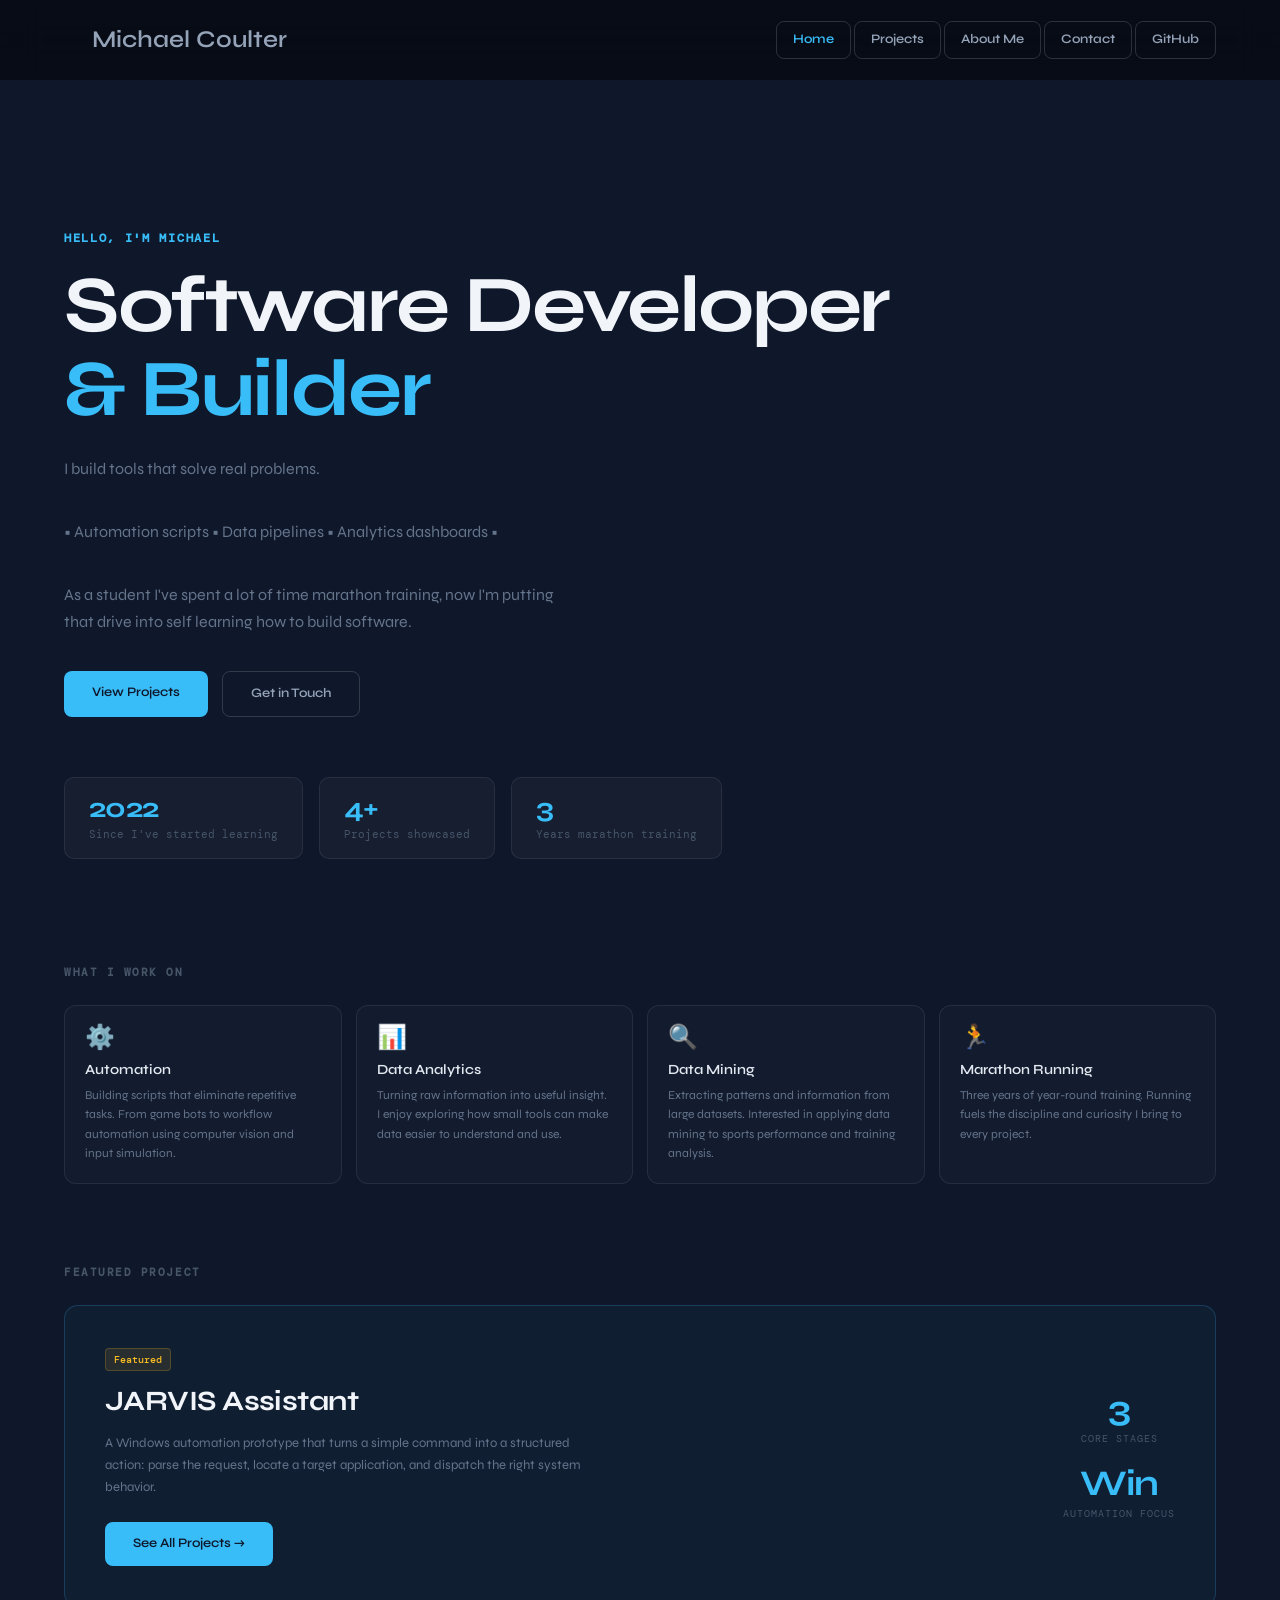
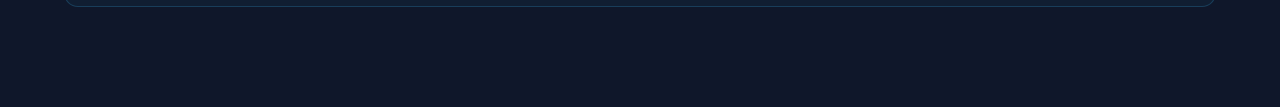
<file: index.html>
<!DOCTYPE html>
<html lang="en">
<head>
    <meta charset="UTF-8">
    <meta name="viewport" content="width=device-width, initial-scale=1.0">
    <title>M.Coulter Home</title>
    <link href="https://cdn.jsdelivr.net/npm/bootstrap@5.3.8/dist/css/bootstrap.min.css" rel="stylesheet" integrity="sha384-sRIl4kxILFvY47J16cr9ZwB07vP4J8+LH7qKQnuqkuIAvNWLzeN8tE5YBujZqJLB" crossorigin="anonymous">
    <link href="https://fonts.googleapis.com/css2?family=DM+Mono:wght@400;500&family=Syne:wght@400;600;700&display=swap" rel="stylesheet">
    <link href="portfolio.css" rel="stylesheet">
    <link href="home.css" rel="stylesheet">
</head>
<body>
    <nav class="navigation-ribbon">
        <div class="nav-container">
            <div><a href="index.html" class="btn-name">Michael Coulter</a></div>
            <div class="nav-links">
                <a href="index.html" class="active">Home</a>
                <a href="projects.html">Projects</a>
                <a href="about.html">About Me</a>
                <a href="contact.html">Contact</a>
                <a href="https://github.com/MichaelCoulter45">GitHub</a>
            </div>
        </div>
    </nav>
    <section class="hero">
        <div class="hero-inner">
            <span class="hero-eyebrow">Hello, I'm Michael</span>
            <h1 class="hero-title">Software Developer<br><span class="hero-title-accent">&amp; Builder</span></h1>
            <p class="hero-desc">I build tools that solve real problems.</p>
            <p class="hero-desc">• Automation scripts • Data pipelines • Analytics dashboards •</p>
            <p class="hero-desc">As a student I've spent a lot of time marathon training, now I'm putting that drive into self learning how to build software.</p>
            <div class="hero-actions">
                <a href="projects.html" class="btn-primary">View Projects</a>
                <a href="contact.html" class="btn-ghost">Get in Touch</a>
            </div>
        </div>
        <div class="hero-stats">
            <div class="stat-card">
                <span class="stat-number">2022</span>
                <span class="stat-label">Since I've started learning</span>
            </div>
            <div class="stat-card">
                <span class="stat-number">4+</span>
                <span class="stat-label">Projects showcased</span>
            </div>
            <div class="stat-card">
                <span class="stat-number">3</span>
                <span class="stat-label">Years marathon training</span>
            </div>
        </div>
    </section>
    <section class="interests-section">
        <span class="section-label">What I work on</span>
        <div class="interests-grid">
            <div class="interest-card">
                <div class="interest-icon">⚙️</div>
                <h3 class="interest-title">Automation</h3>
                <p class="interest-desc">Building scripts that eliminate repetitive tasks. From game bots to workflow automation using computer vision and input simulation.</p>
            </div>
            <div class="interest-card">
                <div class="interest-icon">📊</div>
                <h3 class="interest-title">Data Analytics</h3>
                <p class="interest-desc">Turning raw information into useful insight. I enjoy exploring how small tools can make data easier to understand and use.</p>
            </div>
            <div class="interest-card">
                <div class="interest-icon">🔍</div>
                <h3 class="interest-title">Data Mining</h3>
                <p class="interest-desc">Extracting patterns and information from large datasets. Interested in applying data mining to sports performance and training analysis.</p>
            </div>
            <div class="interest-card">
                <div class="interest-icon">🏃</div>
                <h3 class="interest-title">Marathon Running</h3>
                <p class="interest-desc">Three years of year-round training. Running fuels the discipline and curiosity I bring to every project.</p>
            </div>
        </div>
    </section>
    <section class="featured-section">
        <span class="section-label">Featured project</span>
        <div class="featured-card">
            <div class="featured-content">
                <span class="featured-badge">Featured</span>
                <h2 class="featured-title">JARVIS Assistant</h2>
                <p class="featured-desc">A Windows automation prototype that turns a simple command into a structured action: parse the request, locate a target application, and dispatch the right system behavior.</p>
                <a href="projects.html" class="btn-primary">See All Projects →</a>
            </div>
            <div class="featured-visual">
                <div class="featured-metric">
                    <span class="metric-val">3</span>
                    <span class="metric-lbl">core stages</span>
                </div>
                <div class="featured-metric">
                    <span class="metric-val">Win</span>
                    <span class="metric-lbl">automation focus</span>
                </div>
            </div>
        </div>
    </section>
</body>
</html>
</file>
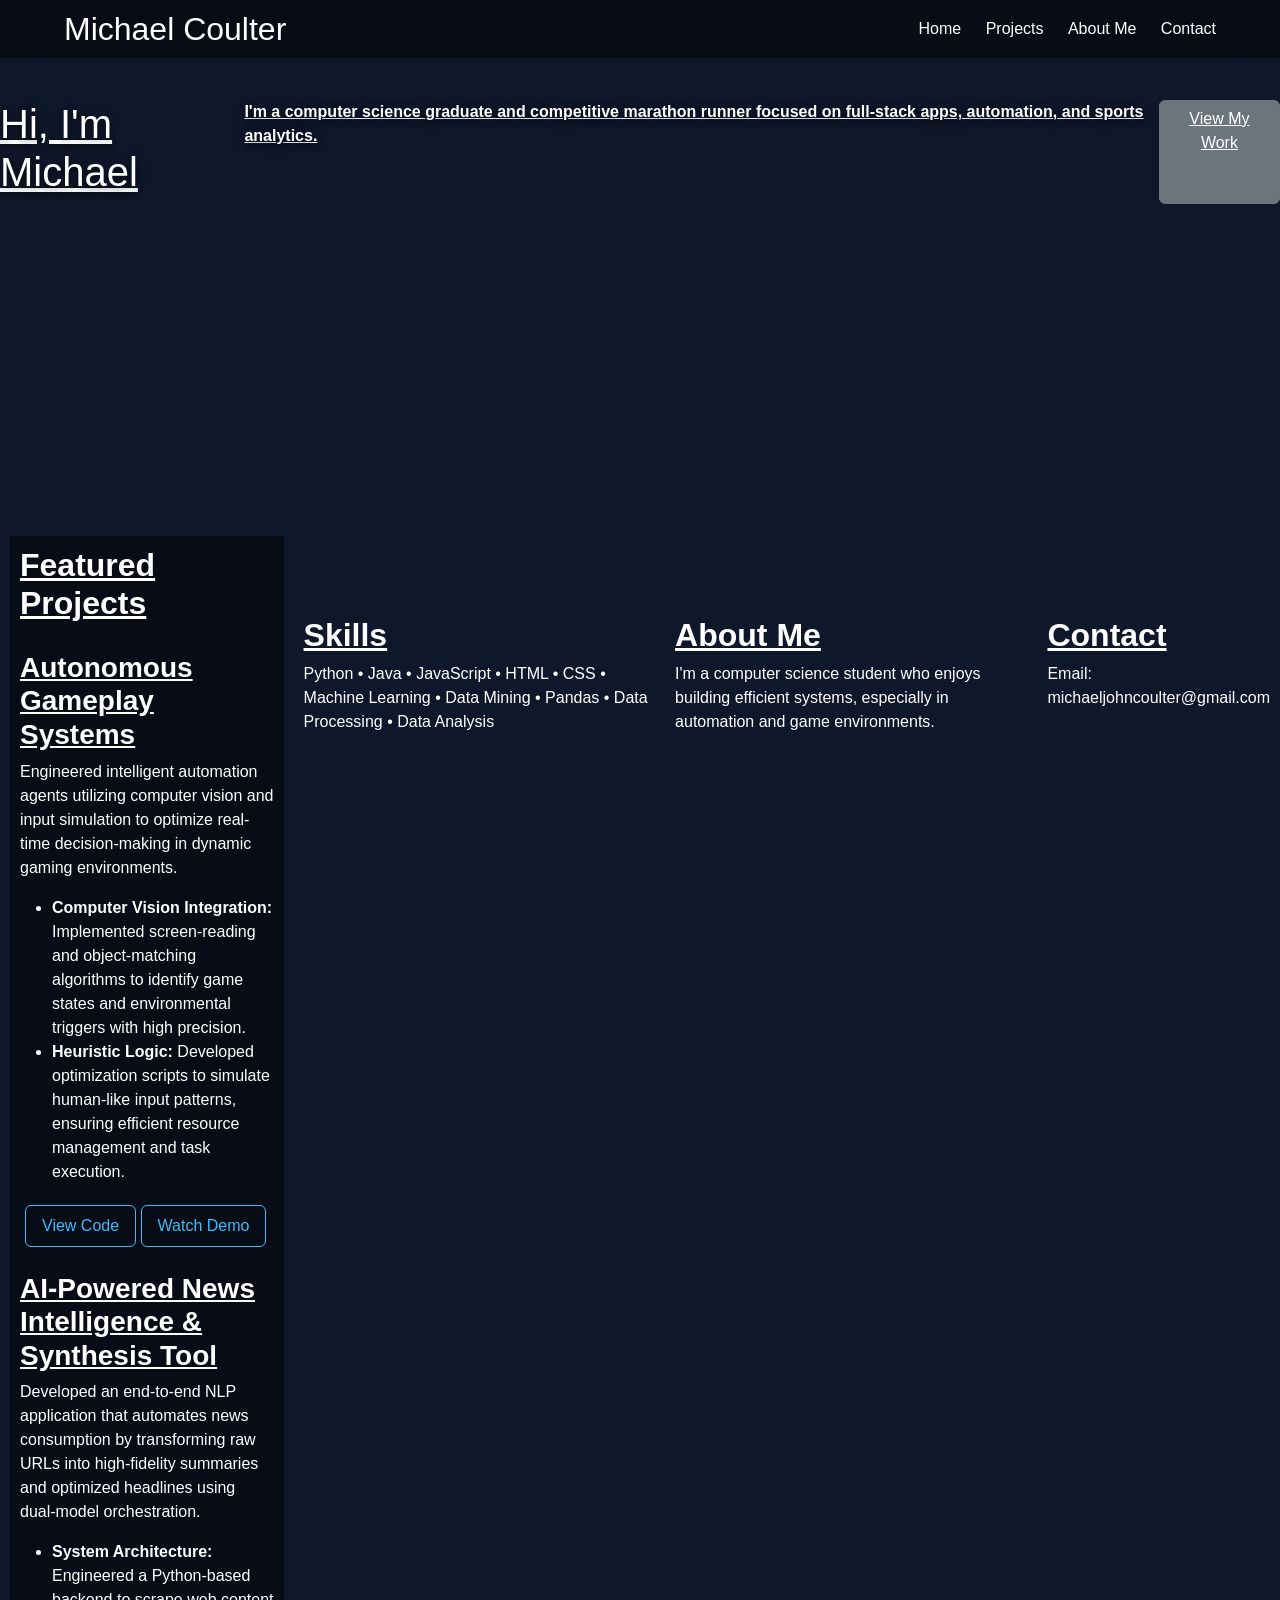
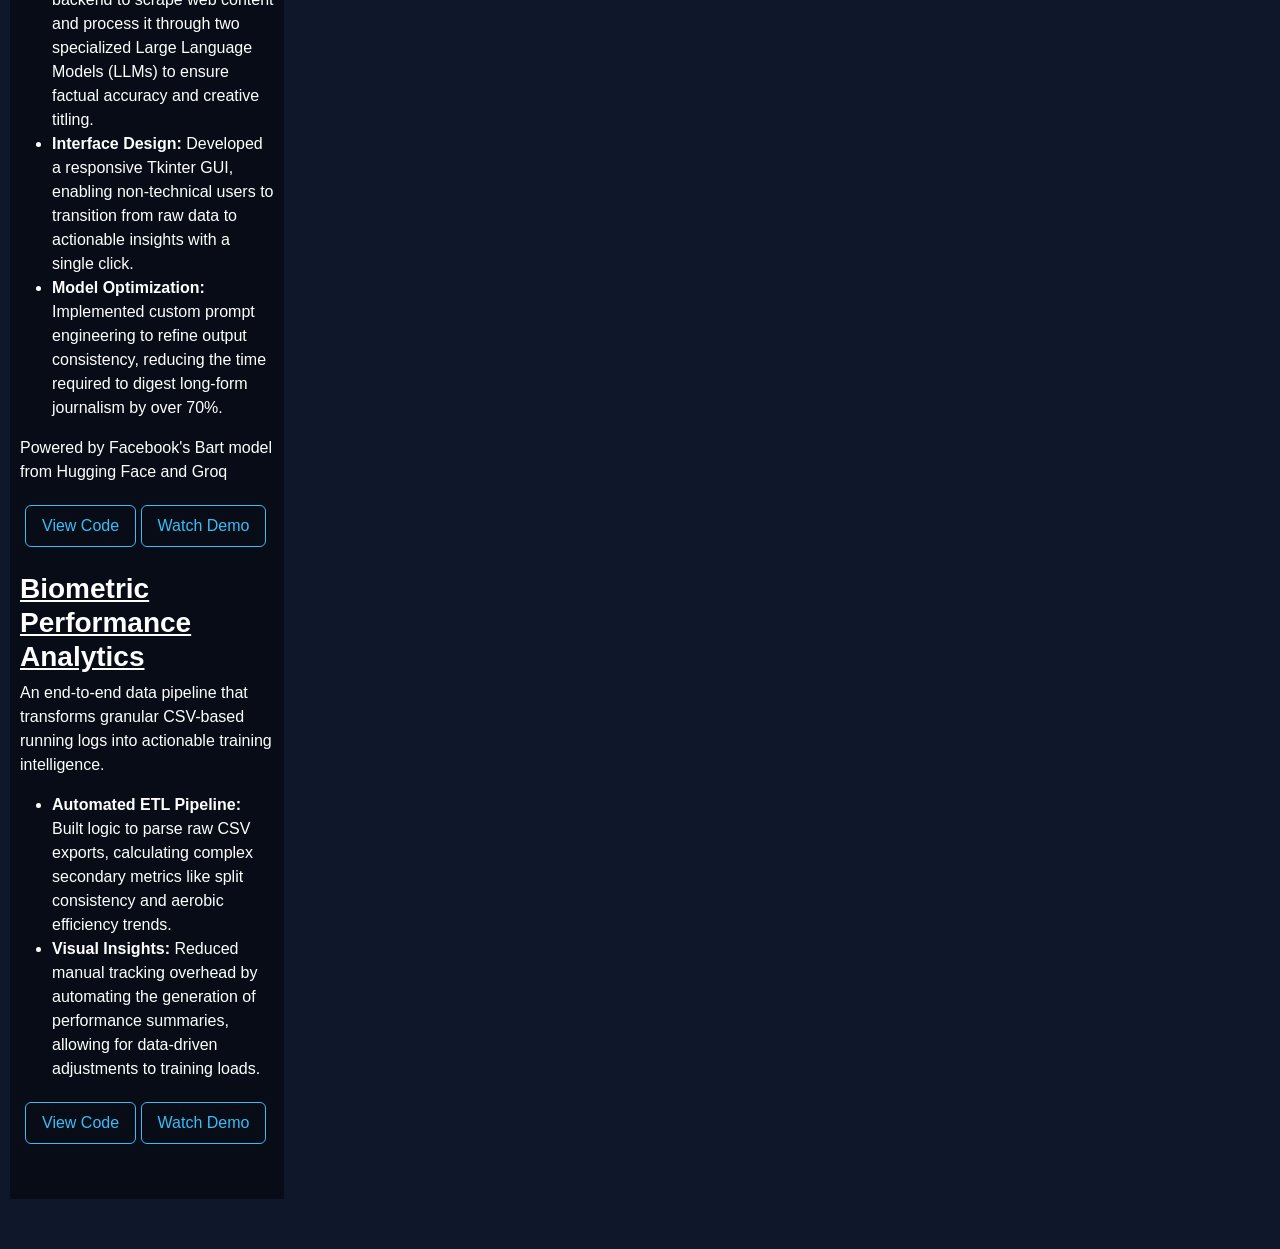
<file: old/index.html>
<!DOCTYPE html>
<html lang="en">
<head>
    <meta charset="UTF-8">
    <meta name="viewport" content="width=device-width, initial-scale=1.0">
    <title>M.Coulter's  Portfolio</title>
    <link href="https://cdn.jsdelivr.net/npm/bootstrap@5.3.8/dist/css/bootstrap.min.css" rel="stylesheet" integrity="sha384-sRIl4kxILFvY47J16cr9ZwB07vP4J8+LH7qKQnuqkuIAvNWLzeN8tE5YBujZqJLB" crossorigin="anonymous">
    <link href="portfolio.css" rel="stylesheet">
</head>
<body>
    <!-- Navigation Ribbon -->
    <div class="navigation-ribbon">
        <div class="nav-container">
            <h2 class="name">Michael Coulter</h2>
            <div class="nav-links">
                <a href="index.html">Home</a>
                <a href="projects.html">Projects</a>
                <a href="about.html">About Me</a>
                <a href="contact.html">Contact</a>
            </div>
        </div>
    </div>
    <!-- Header -->
    <div class="page-header">
        <h1>Hi, I'm Michael</h1>
        <p>I'm a computer science graduate and competitive marathon runner focused on full-stack apps, automation, and sports analytics.</p>
        <a href="projects.html" class="btn btn-secondary">View My Work</a>
        
    </div>
    <!-- Demo Video container -->
    <div class="demo-video1">
        <iframe 
            width="560" height="315" 
            src="https://www.youtube.com/embed/9g-vJT4wvQs?start=09&end=16&mute=1&autoplay=1&loop=1&playlist=9g-vJT4wvQs&controls=0&playsinline=1" 
            title="YouTube video player" 
            frameborder="0" 
            allow="accelerometer; autoplay; clipboard-write; encrypted-media; gyroscope; picture-in-picture; web-share"
            referrerpolicy="strict-origin-when-cross-origin" 
            allowfullscreen>
        </iframe>
    </div>
    <!-- Main Content -->
    <div class="main-container">
        <div class="projects-section">
            <h2 class="featured-projects">Featured Projects</h2>
            <div class="project-card">
                <h3>Autonomous Gameplay Systems</h3>
                <p>Engineered intelligent automation agents utilizing computer vision and input simulation to optimize real-time decision-making in dynamic gaming environments.</p>
                <ul>
                    <li><strong>Computer Vision Integration:</strong> Implemented screen-reading and object-matching algorithms to identify game states and environmental triggers with high precision.</li>
                    <li><strong>Heuristic Logic:</strong> Developed optimization scripts to simulate human-like input patterns, ensuring efficient resource management and task execution.</li>
                </ul>
                <div class="project-actions">
                    <button onclick="">View Code</button>
                    <button onclick="">Watch Demo</button>
                </div>
            </div>
            <div class="project-card">
                <h3>AI-Powered News Intelligence & Synthesis Tool</h3>
                <p>Developed an end-to-end NLP application that automates news consumption by transforming raw URLs into high-fidelity summaries and optimized headlines using dual-model orchestration.</p>
                <ul>
                    <li><strong>System Architecture:</strong> Engineered a Python-based backend to scrape web content and process it through two specialized Large Language Models (LLMs) to ensure factual accuracy and creative titling.</li>
                    <li><strong>Interface Design:</strong> Developed a responsive Tkinter GUI, enabling non-technical users to transition from raw data to actionable insights with a single click.</li>
                    <li><strong>Model Optimization:</strong> Implemented custom prompt engineering to refine output consistency, reducing the time required to digest long-form journalism by over 70%.</li>
                </ul>
                <p>Powered by Facebook's Bart model from Hugging Face and Groq</p>
                <div class="project-actions">
                    <button onclick="">View Code</button>
                    <button onclick="">Watch Demo</button>
                </div>
            </div>
            <div class="project-card">
                <h3>Biometric Performance Analytics</h3>
                <p>An end-to-end data pipeline that transforms granular CSV-based running logs into actionable training intelligence.</p>
                <ul>
                    <li><strong>Automated ETL Pipeline:</strong> Built logic to parse raw CSV exports, calculating complex secondary metrics like split consistency and aerobic efficiency trends.</li>
                    <li><strong>Visual Insights:</strong> Reduced manual tracking overhead by automating the generation of performance summaries, allowing for data-driven adjustments to training loads.</li>
                </ul>
                <div class="project-actions">
                    <button onclick="">View Code</button>
                    <button onclick="">Watch Demo</button>
                </div>
            </div>
        </div>
        <div class="skills-section">
            <h2>Skills</h2>
            <p>Python • Java • JavaScript • HTML • CSS • Machine Learning • Data Mining • Pandas • Data Processing • Data Analysis</p>
        </div>
        <div class="about-preview">
            <h2>About Me</h2>
            <p>I'm a computer science student who enjoys building efficient systems,
                especially in automation and game environments.</p>
        </div>
        <div class="contact-section">
            <h2>Contact</h2>
            <p>Email: michaeljohncoulter@gmail.com</p>
        </div>
    </div>
</body>
</html>
</file>
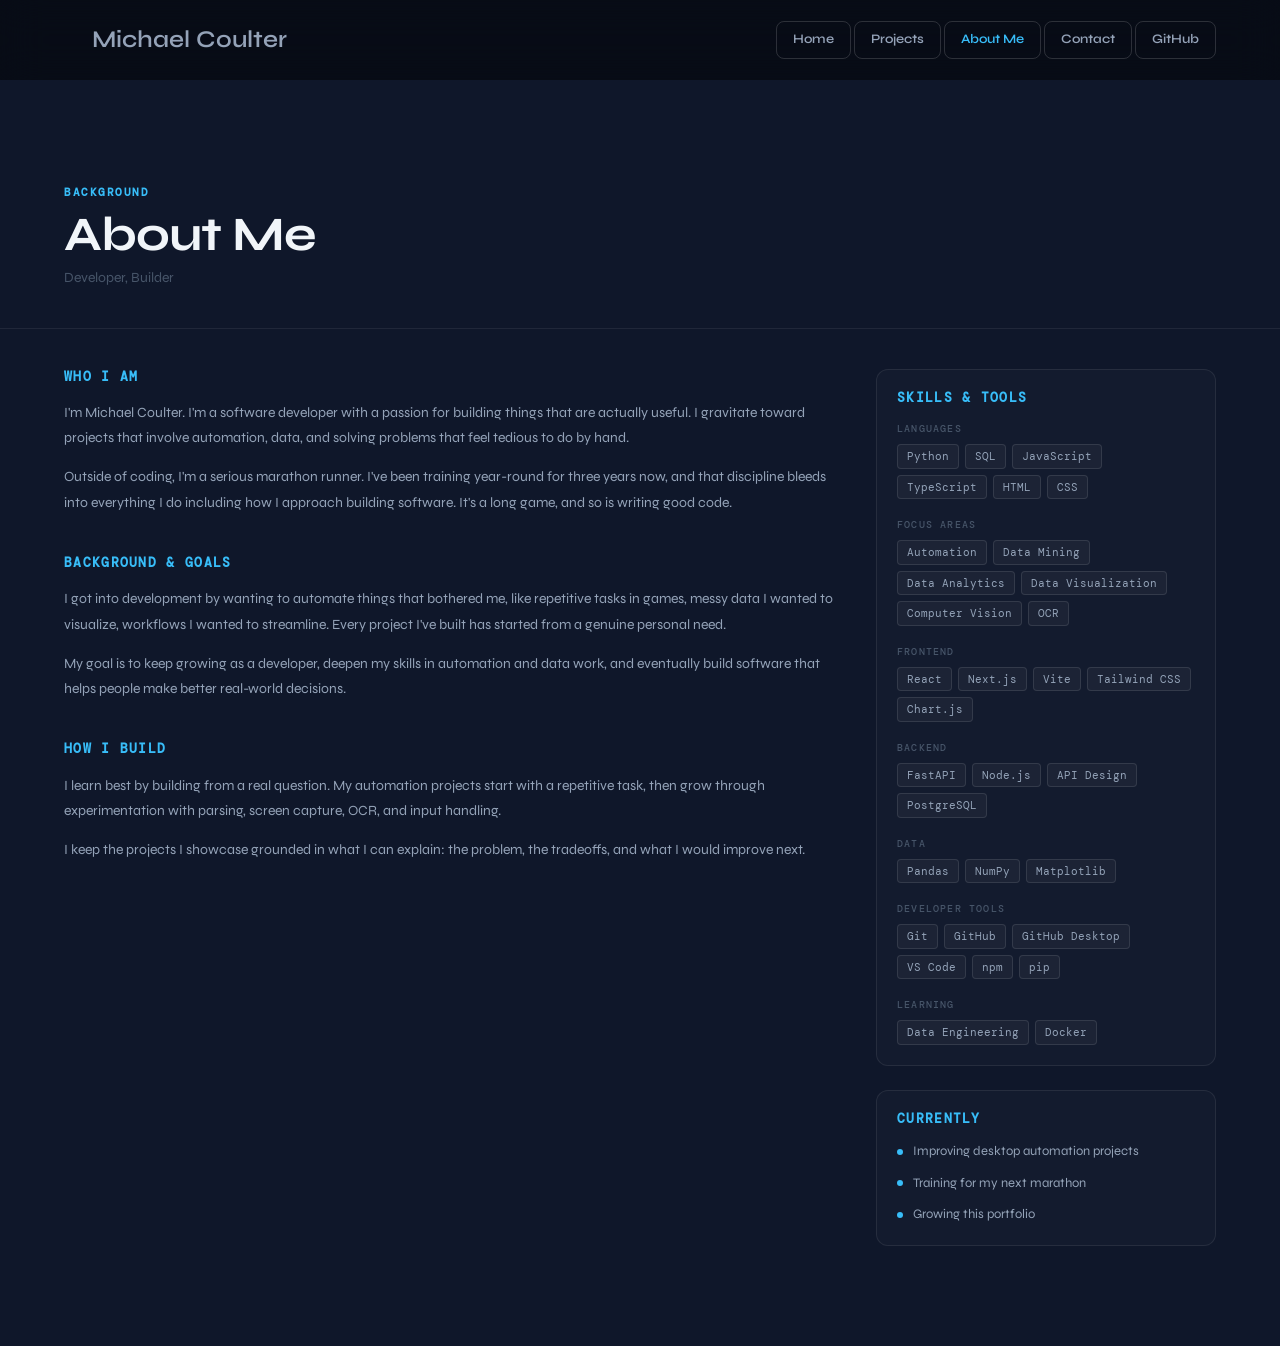
<file: about.html>
<!DOCTYPE html>
<html lang="en">
<head>
    <meta charset="UTF-8">
    <meta name="viewport" content="width=device-width, initial-scale=1.0">
    <title>About Me</title>
    <link href="https://cdn.jsdelivr.net/npm/bootstrap@5.3.8/dist/css/bootstrap.min.css" rel="stylesheet" integrity="sha384-sRIl4kxILFvY47J16cr9ZwB07vP4J8+LH7qKQnuqkuIAvNWLzeN8tE5YBujZqJLB" crossorigin="anonymous">
    <link href="https://fonts.googleapis.com/css2?family=DM+Mono:wght@400;500&family=Syne:wght@400;600;700&display=swap" rel="stylesheet">
    <link href="portfolio.css" rel="stylesheet">
    <link href="about.css" rel="stylesheet">
</head>
<body>
    <nav class="navigation-ribbon">
        <div class="nav-container">
            <div><a href="index.html" class="btn-name">Michael Coulter</a></div>
            <div class="nav-links">
                <a href="index.html">Home</a>
                <a href="projects.html">Projects</a>
                <a href="about.html" class="active">About Me</a>
                <a href="contact.html">Contact</a>
                <a href="https://github.com/MichaelCoulter45">GitHub</a>
            </div>
        </div>
    </nav>
    <div class="about-page-header">
        <span class="about-page-label">Background</span>
        <h1 class="about-page-title">About Me</h1>
        <p class="about-page-sub">Developer, Builder</p>
    </div>
    <div class="about-main">
        <div class="about-left">
            <div class="about-block">
                <h2 class="about-block-title">Who I am</h2>
                <p class="about-text">I'm Michael Coulter. I'm a software developer with a passion for building things that are actually useful. I gravitate toward projects that involve automation, data, and solving problems that feel tedious to do by hand.</p>
                <p class="about-text">Outside of coding, I'm a serious marathon runner. I've been training year-round for three years now, and that discipline bleeds into everything I do including how I approach building software. It's a long game, and so is writing good code.</p>
            </div>
            <div class="about-block">
                <h2 class="about-block-title">Background & goals</h2>
                <p class="about-text">I got into development by wanting to automate things that bothered me, like repetitive tasks in games, messy data I wanted to visualize, workflows I wanted to streamline. Every project I've built has started from a genuine personal need.</p>
                <p class="about-text">My goal is to keep growing as a developer, deepen my skills in automation and data work, and eventually build software that helps people make better real-world decisions.</p>
            </div>
            <div class="about-block">
                <h2 class="about-block-title">How I build</h2>
                <p class="about-text">I learn best by building from a real question. My automation projects start with a repetitive task, then grow through experimentation with parsing, screen capture, OCR, and input handling.</p>
                <p class="about-text">I keep the projects I showcase grounded in what I can explain: the problem, the tradeoffs, and what I would improve next.</p>
            </div>
        </div>
        <div class="about-right">
            <div class="skills-block">
                <h2 class="about-block-title">Skills & tools</h2>
                <div class="skills-group">
                    <span class="skills-group-label">Languages</span>
                    <div class="skills-list">
                        <span class="skill-pill">Python</span>
                        <span class="skill-pill">SQL</span>
                        <span class="skill-pill">JavaScript</span>
                        <span class="skill-pill">TypeScript</span>
                        <span class="skill-pill">HTML</span>
                        <span class="skill-pill">CSS</span>
                    </div>
                </div>
                <div class="skills-group">
                    <span class="skills-group-label">Focus Areas</span>
                    <div class="skills-list">
                        <span class="skill-pill">Automation</span>
                        <span class="skill-pill">Data Mining</span>
                        <span class="skill-pill">Data Analytics</span>
                        <span class="skill-pill">Data Visualization</span>
                        <span class="skill-pill">Computer Vision</span>
                        <span class="skill-pill">OCR</span>
                    </div>
                </div>
                <div class="skills-group">
                    <span class="skills-group-label">Frontend</span>
                    <div class="skills-list">
                        <span class="skill-pill">React</span>
                        <span class="skill-pill">Next.js</span>
                        <span class="skill-pill">Vite</span>
                        <span class="skill-pill">Tailwind CSS</span>
                        <span class="skill-pill">Chart.js</span>
                    </div>
                </div>
                <div class="skills-group">
                    <span class="skills-group-label">Backend</span>
                    <div class="skills-list">
                        <span class="skill-pill">FastAPI</span>
                        <span class="skill-pill">Node.js</span>
                        <span class="skill-pill">API Design</span>
                        <span class="skill-pill">PostgreSQL</span>
                    </div>
                </div>
                <div class="skills-group">
                    <span class="skills-group-label">Data</span>
                    <div class="skills-list">
                        <span class="skill-pill">Pandas</span>
                        <span class="skill-pill">NumPy</span>
                        <span class="skill-pill">Matplotlib</span>
                    </div>
                </div>
                <div class="skills-group">
                    <span class="skills-group-label">Developer Tools</span>
                    <div class="skills-list">
                        <span class="skill-pill">Git</span>
                        <span class="skill-pill">GitHub</span>
                        <span class="skill-pill">GitHub Desktop</span>
                        <span class="skill-pill">VS Code</span>
                        <span class="skill-pill">npm</span>
                        <span class="skill-pill">pip</span>
                    </div>
                </div>
                <div class="skills-group">
                    <span class="skills-group-label">Learning</span>
                    <div class="skills-list">
                        <span class="skill-pill">Data Engineering</span>
                        <span class="skill-pill">Docker</span>
                    </div>
                </div>
            </div>
            <div class="currently-block">
                <h2 class="about-block-title">Currently</h2>
                <ul class="currently-list">
                    <li class="currently-item">
                        <span class="currently-dot"></span>
                        <span>Improving desktop automation projects</span>
                    </li>
                    <li class="currently-item">
                        <span class="currently-dot"></span>
                        <span>Training for my next marathon</span>
                    </li>
                    <li class="currently-item">
                        <span class="currently-dot"></span>
                        <span>Growing this portfolio</span>
                    </li>
                </ul>
            </div>
        </div>
    </div>
</body>
</html>
</file>
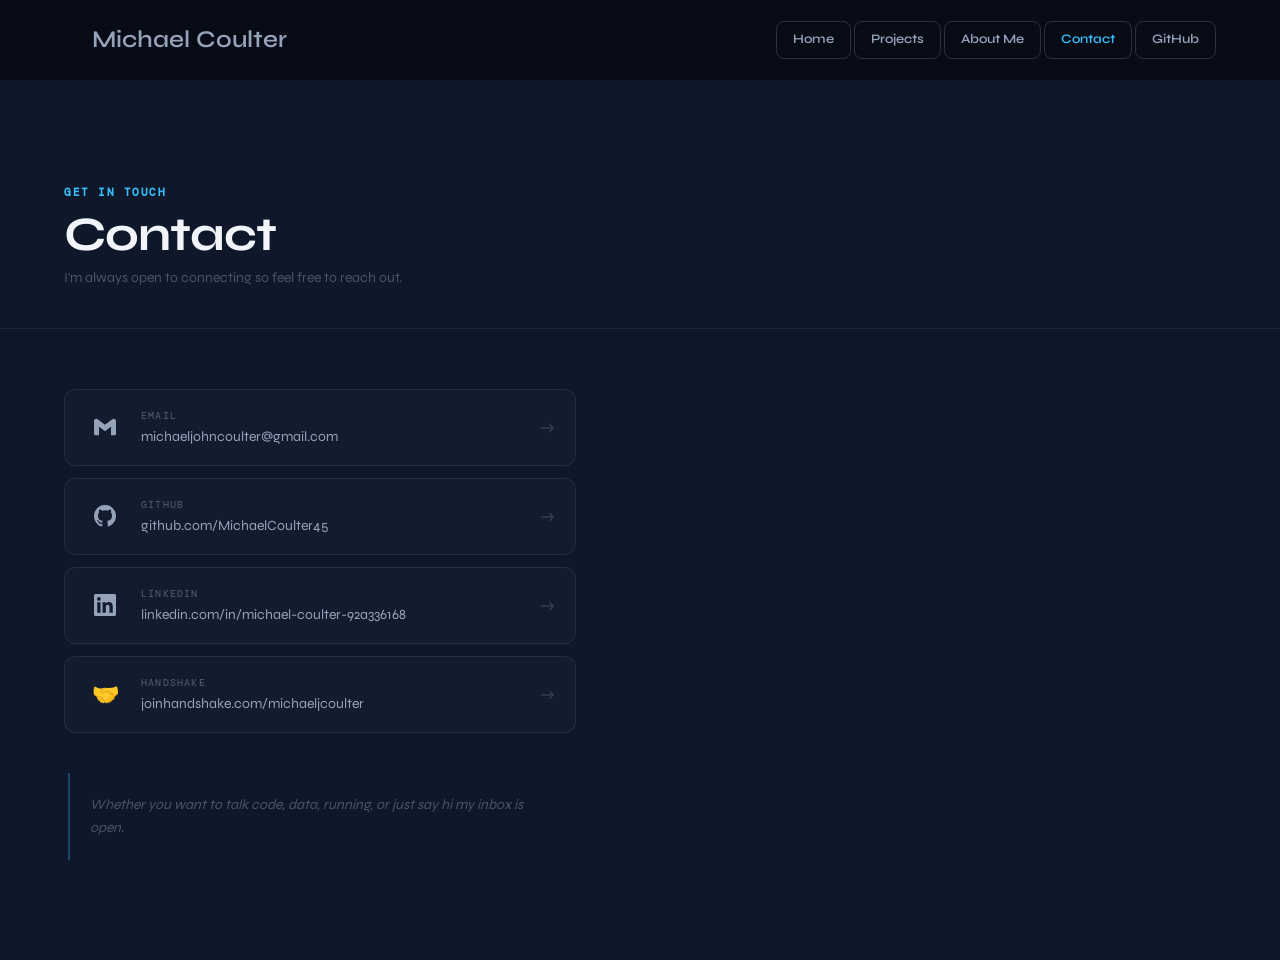
<file: contact.html>
<!DOCTYPE html>
<html lang="en">
<head>
    <meta charset="UTF-8">
    <meta name="viewport" content="width=device-width, initial-scale=1.0">
    <title>Contact Me</title>
    <link href="https://cdn.jsdelivr.net/npm/bootstrap@5.3.8/dist/css/bootstrap.min.css" rel="stylesheet" integrity="sha384-sRIl4kxILFvY47J16cr9ZwB07vP4J8+LH7qKQnuqkuIAvNWLzeN8tE5YBujZqJLB" crossorigin="anonymous">
    <link href="https://fonts.googleapis.com/css2?family=DM+Mono:wght@400;500&family=Syne:wght@400;600;700&display=swap" rel="stylesheet">
    <link href="portfolio.css" rel="stylesheet">
    <link href="contact.css" rel="stylesheet">
</head>
<body>
    <nav class="navigation-ribbon">
        <div class="nav-container">
            <div><a href="index.html" class="btn-name">Michael Coulter</a></div>
            <div class="nav-links">
                <a href="index.html">Home</a>
                <a href="projects.html">Projects</a>
                <a href="about.html">About Me</a>
                <a href="contact.html" class="active">Contact</a>
                <a href="https://github.com/MichaelCoulter45">GitHub</a>
            </div>
        </div>
    </nav>
    <div class="contact-page-header">
        <span class="contact-page-label">Get in touch</span>
        <h1 class="contact-page-title">Contact</h1>
        <p class="contact-page-sub">I'm always open to connecting so feel free to reach out.</p>
    </div>
    <div class="contact-main">
        <div class="contact-links">
            <a href="mailto:your@email.com" class="contact-card" id="card-email">
                <div class="contact-card-icon">
                    <svg width="22" height="22" viewBox="0 0 24 24" fill="currentColor" style="color:#94a3b8">
                        <path d="M24 5.457v13.909c0 .904-.732 1.636-1.636 1.636h-3.819V11.73L12 16.64l-6.545-4.91v9.273H1.636A1.636 1.636 0 0 1 0 19.366V5.457c0-2.023 2.309-3.178 3.927-1.964L5.455 4.64 12 9.548l6.545-4.91 1.528-1.145C21.69 2.28 24 3.434 24 5.457z"/>
                    </svg>
                </div>
                <div class="contact-card-body">
                    <span class="contact-card-label">Email</span>
                    <span class="contact-card-value">michaeljohncoulter@gmail.com</span>
                </div>
                <span class="contact-card-arrow">→</span>
            </a>
            <a href="https://github.com/MichaelCoulter45" target="_blank" rel="noopener" class="contact-card">
                <div class="contact-card-icon">
                    <svg width="22" height="22" viewBox="0 0 24 24" fill="currentColor" style="color:#94a3b8">
                        <path d="M12 0C5.374 0 0 5.373 0 12c0 5.302 3.438 9.8 8.207 11.387.599.111.793-.261.793-.577v-2.234c-3.338.726-4.033-1.416-4.033-1.416-.546-1.387-1.333-1.756-1.333-1.756-1.089-.745.083-.729.083-.729 1.205.084 1.839 1.237 1.839 1.237 1.07 1.834 2.807 1.304 3.492.997.107-.775.418-1.305.762-1.604-2.665-.305-5.467-1.334-5.467-5.931 0-1.311.469-2.381 1.236-3.221-.124-.303-.535-1.524.117-3.176 0 0 1.008-.322 3.301 1.23A11.509 11.509 0 0112 5.803c1.02.005 2.047.138 3.006.404 2.291-1.552 3.297-1.23 3.297-1.23.653 1.653.242 2.874.118 3.176.77.84 1.235 1.911 1.235 3.221 0 4.609-2.807 5.624-5.479 5.921.43.372.823 1.102.823 2.222v3.293c0 .319.192.694.801.576C20.566 21.797 24 17.3 24 12c0-6.627-5.373-12-12-12z"/>
                    </svg>
                </div>
                <div class="contact-card-body">
                    <span class="contact-card-label">GitHub</span>
                    <span class="contact-card-value">github.com/MichaelCoulter45</span>
                </div>
                <span class="contact-card-arrow">→</span>
            </a>
            <a href="https://linkedin.com/in/michael-coulter-92a336168" target="_blank" rel="noopener" class="contact-card">
                <div class="contact-card-icon">
                    <svg width="22" height="22" viewBox="0 0 24 24" fill="currentColor" style="color:#94a3b8">
                        <path d="M20.447 20.452h-3.554v-5.569c0-1.328-.027-3.037-1.852-3.037-1.853 0-2.136 1.445-2.136 2.939v5.667H9.351V9h3.414v1.561h.046c.477-.9 1.637-1.85 3.37-1.85 3.601 0 4.267 2.37 4.267 5.455v6.286zM5.337 7.433a2.062 2.062 0 01-2.063-2.065 2.064 2.064 0 112.063 2.065zm1.782 13.019H3.555V9h3.564v11.452zM22.225 0H1.771C.792 0 0 .774 0 1.729v20.542C0 23.227.792 24 1.771 24h20.451C23.2 24 24 23.227 24 22.271V1.729C24 .774 23.2 0 22.222 0h.003z"/>
                    </svg>
                </div>
                <div class="contact-card-body">
                    <span class="contact-card-label">LinkedIn</span>
                    <span class="contact-card-value">linkedin.com/in/michael-coulter-92a336168</span>
                </div>
                <span class="contact-card-arrow">→</span>
            </a>
            <a href="https://app.joinhandshake.com/profiles/michaeljcoulter" target="_blank" rel="noopener" class="contact-card">
                <div class="contact-card-icon">🤝</div>
                <div class="contact-card-body">
                    <span class="contact-card-label">Handshake</span>
                    <span class="contact-card-value">joinhandshake.com/michaeljcoulter</span>
                </div>
                <span class="contact-card-arrow">→</span>
            </a>
        </div>
        <div class="contact-note">
            <p>Whether you want to talk code, data, running, or just say hi my inbox is open.</p>
        </div>
    </div>
</body>
</html>
</file>
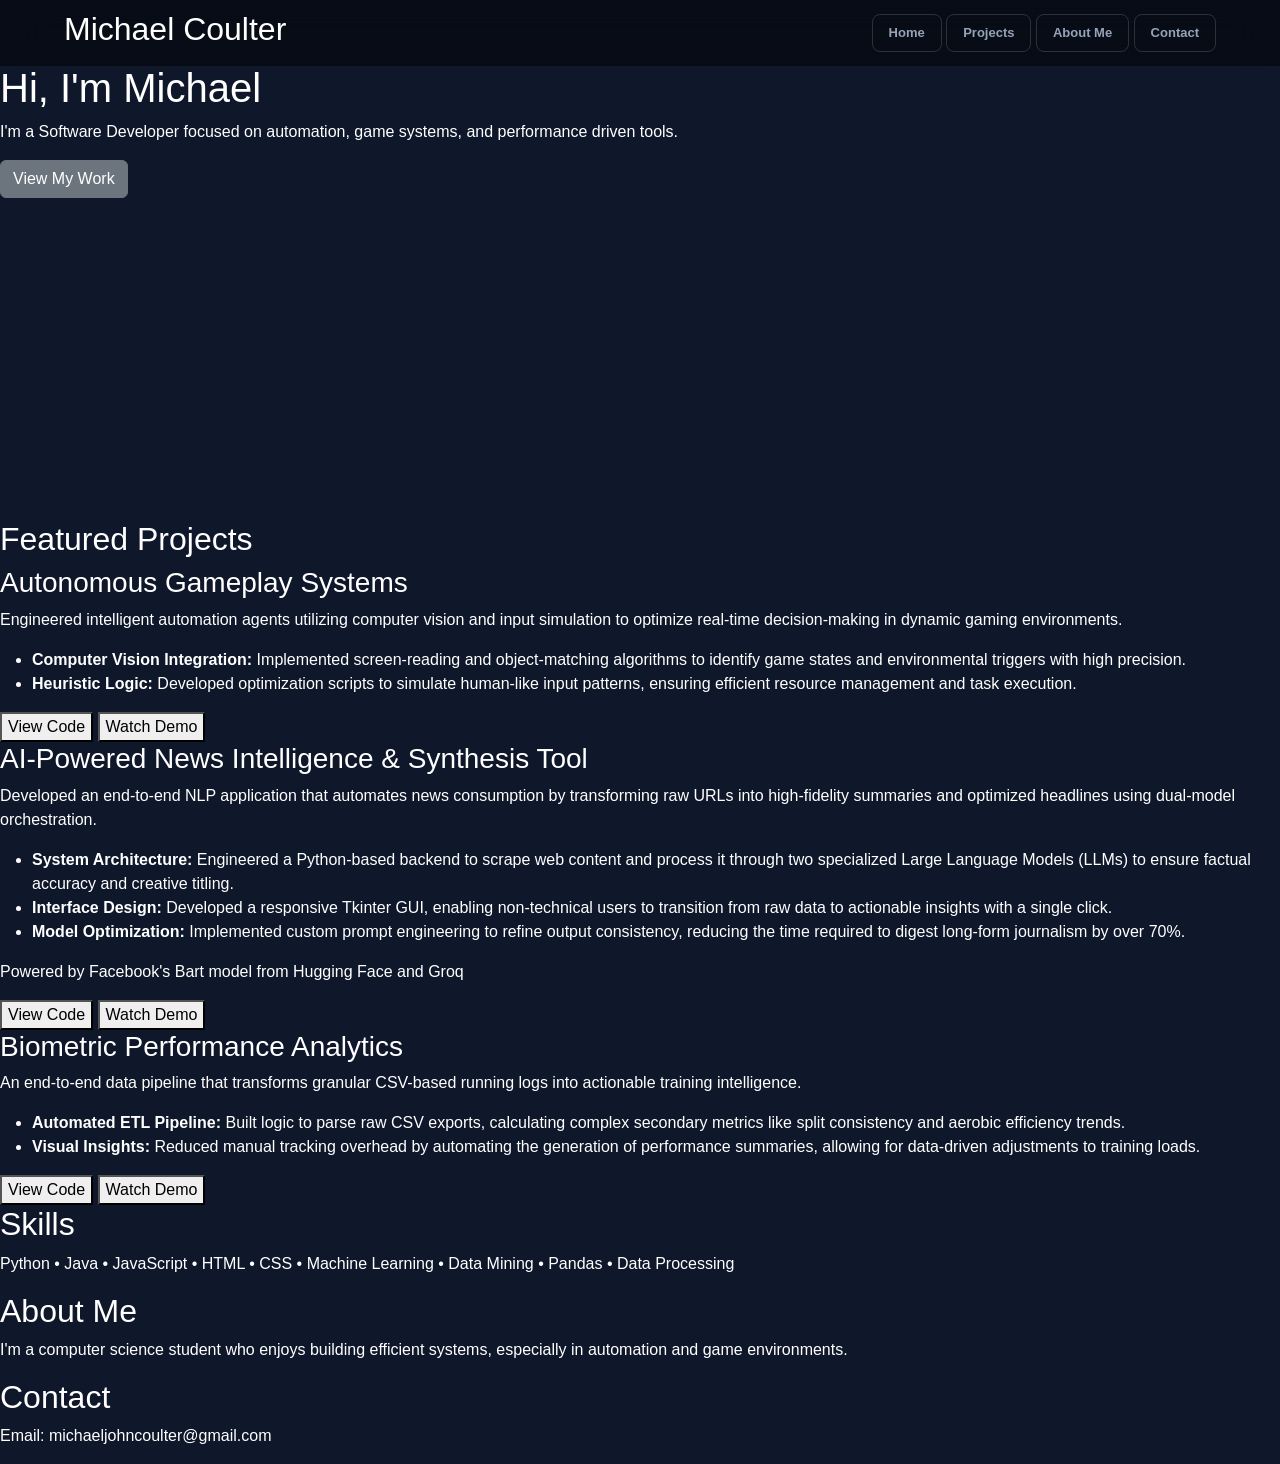
<file: home.html>
<!-- Home Page -->
<!-- 
In this assignment, you will need to create your own digital portfolio. 
You can use HTM, CSS, Bootstrap, JavaScript and/or any other frontend framework.
DUE: APRIL 14
-->
<!DOCTYPE html>
<html lang="en">
<head>
    <meta charset="UTF-8">
    <meta name="viewport" content="width=device-width, initial-scale=1.0">
    <title>Michael's Portfolio</title>
    <link href="https://cdn.jsdelivr.net/npm/bootstrap@5.3.8/dist/css/bootstrap.min.css" rel="stylesheet" integrity="sha384-sRIl4kxILFvY47J16cr9ZwB07vP4J8+LH7qKQnuqkuIAvNWLzeN8tE5YBujZqJLB" crossorigin="anonymous">
    <link href="portfolio.css" rel="stylesheet">
</head>
<body>
    <!-- Navigation Ribbon -->
    <div class="navigation-ribbon">
        <div class="nav-container">
            <h2 class="name">Michael Coulter</h2>
            <div class="nav-links">
                <a href="home.html">Home</a>
                <a href="projects.html">Projects</a>
                <a href="about.html">About Me</a>
                <a href="contact.html">Contact</a>
            </div>
        </div>
    </div>
    <!-- Header -->
    <div class="page-header">
        <h1>Hi, I'm Michael</h1>
        <p>I'm a Software Developer focused on automation, game systems, and performance driven tools.</p>
        <a href="projects.html" class="btn btn-secondary">View My Work</a>
        
    </div>
    <!-- Demo Video container https://www.youtube.com/watch?v=9g-vJT4wvQs -->
    <!-- I plan on replacing this with my own video demo of my projects later -->
    <div class="demo-video1">
        <iframe 
            width="560" height="315" 
            src="https://www.youtube.com/embed/9g-vJT4wvQs?start=09&end=16&mute=1&autoplay=1&loop=1&playlist=9g-vJT4wvQs&controls=0&playsinline=1" 
            title="YouTube video player" 
            frameborder="0" 
            allow="accelerometer; autoplay; clipboard-write; encrypted-media; gyroscope; picture-in-picture; web-share"
            referrerpolicy="strict-origin-when-cross-origin" 
            allowfullscreen>
        </iframe>
    </div>
    <!-- Main Content -->
    <div class="main-container">
        <div class="projects-section">
            <h2 class="featured-projects">Featured Projects</h2>
            <div class="project-card">
                <h3>Autonomous Gameplay Systems</h3>
                <p>Engineered intelligent automation agents utilizing computer vision and input simulation to optimize real-time decision-making in dynamic gaming environments.</p>
                <ul>
                    <li><strong>Computer Vision Integration:</strong> Implemented screen-reading and object-matching algorithms to identify game states and environmental triggers with high precision.</li>
                    <li><strong>Heuristic Logic:</strong> Developed optimization scripts to simulate human-like input patterns, ensuring efficient resource management and task execution.</li>
                </ul>
                <!-- These buttons don't do anything just yet, but I'm planning on making them reveal code and an embedded youtube video I'll make to demo -->
                <div class="project-actions">
                    <button>View Code</button>
                    <button>Watch Demo</button>
                </div>
            </div>
            <div class="project-card">
                <h3>AI-Powered News Intelligence & Synthesis Tool</h3>
                <p>Developed an end-to-end NLP application that automates news consumption by transforming raw URLs into high-fidelity summaries and optimized headlines using dual-model orchestration.</p>
                <ul>
                    <li><strong>System Architecture:</strong> Engineered a Python-based backend to scrape web content and process it through two specialized Large Language Models (LLMs) to ensure factual accuracy and creative titling.</li>
                    <li><strong>Interface Design:</strong> Developed a responsive Tkinter GUI, enabling non-technical users to transition from raw data to actionable insights with a single click.</li>
                    <li><strong>Model Optimization:</strong> Implemented custom prompt engineering to refine output consistency, reducing the time required to digest long-form journalism by over 70%.</li>
                </ul>
                <p>Powered by Facebook's Bart model from Hugging Face and Groq</p>
                <div class="project-actions">
                    <button>View Code</button>
                    <button>Watch Demo</button>
                </div>
            </div>
            <div class="project-card">
                <h3>Biometric Performance Analytics</h3>
                <p>An end-to-end data pipeline that transforms granular CSV-based running logs into actionable training intelligence.</p>
                <ul>
                    <li><strong>Automated ETL Pipeline:</strong> Built logic to parse raw CSV exports, calculating complex secondary metrics like split consistency and aerobic efficiency trends.</li>
                    <li><strong>Visual Insights:</strong> Reduced manual tracking overhead by automating the generation of performance summaries, allowing for data-driven adjustments to training loads.</li>
                </ul>
                <div class="project-actions">
                    <button>View Code</button>
                    <button>Watch Demo</button>
                </div>
            </div>
        </div>
        <div class="skills-section">
            <h2>Skills</h2>
            <p>Python • Java • JavaScript • HTML • CSS • Machine Learning • Data Mining • Pandas • Data Processing</p>
        </div>
        <div class="about-preview">
            <h2>About Me</h2>
            <p>I'm a computer science student who enjoys building efficient systems,
                especially in automation and game environments.</p>
        </div>
        <div class="contact-section">
            <h2>Contact</h2>
            <p>Email: michaeljohncoulter@gmail.com</p>
        </div>
        
    </div>
    <script src="https://cdn.jsdelivr.net/npm/bootstrap@5.3.8/dist/js/bootstrap.bundle.min.js" integrity="sha384-FKyoEForCGlyvwx9Hj09JcYn3nv7wiPVlz7YYwJrWVcXK/BmnVDxM+D2scQbITxI" crossorigin="anonymous"></script>
</body>
</html>
</file>
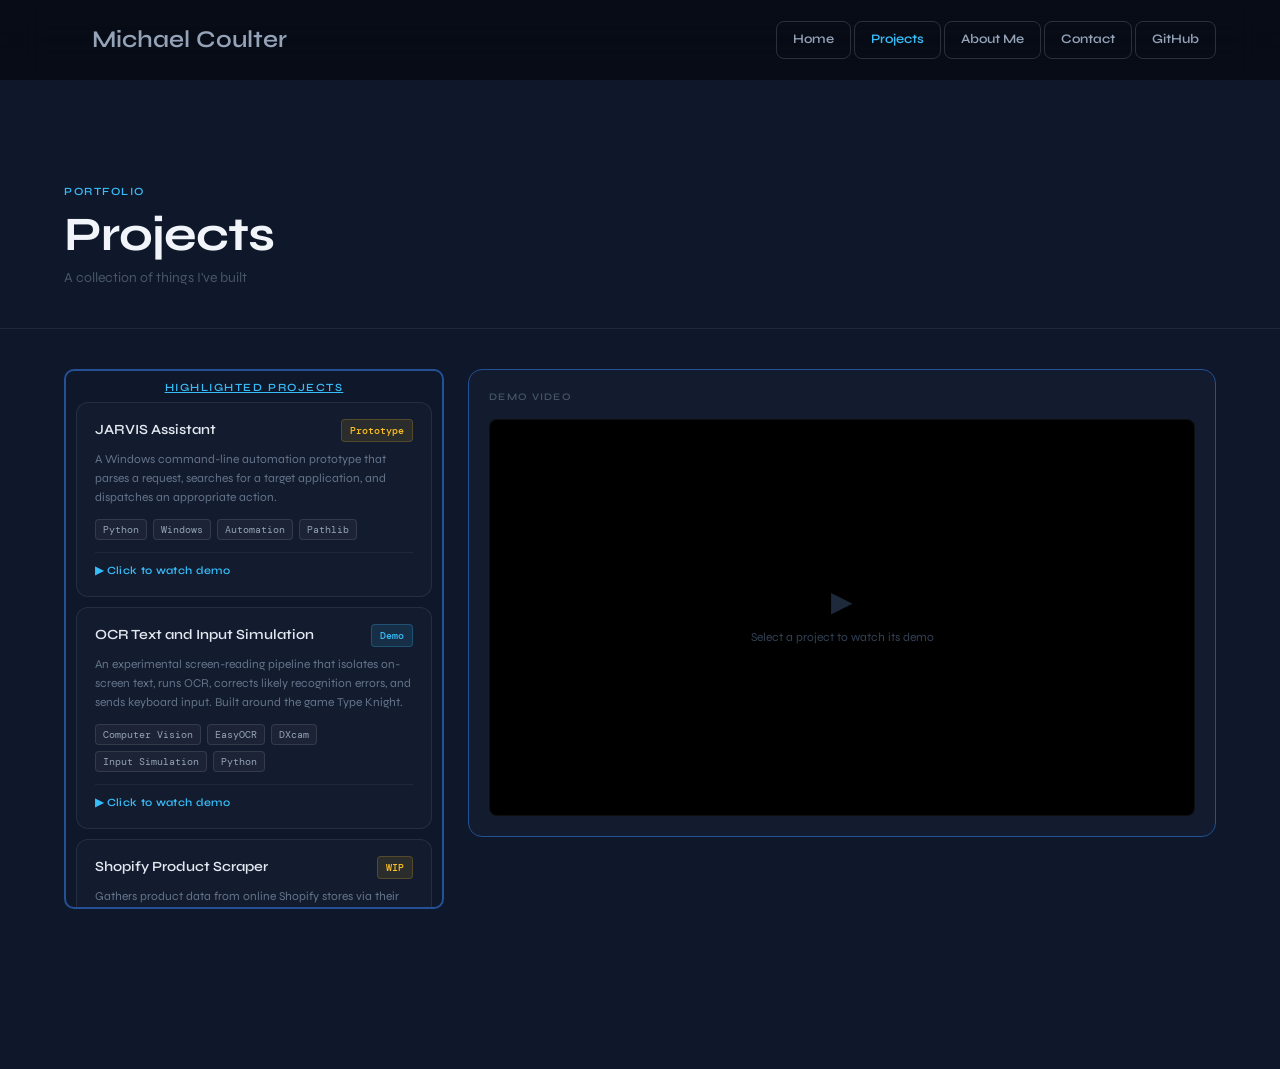
<file: projects.html>
<!DOCTYPE html>
<html lang="en">
<head>
    <meta charset="UTF-8">
    <meta name="viewport" content="width=device-width, initial-scale=1.0">
    <title>Projects</title>
    <link href="https://cdn.jsdelivr.net/npm/bootstrap@5.3.8/dist/css/bootstrap.min.css" rel="stylesheet" integrity="sha384-sRIl4kxILFvY47J16cr9ZwB07vP4J8+LH7qKQnuqkuIAvNWLzeN8tE5YBujZqJLB" crossorigin="anonymous">
    <link href="https://fonts.googleapis.com/css2?family=DM+Mono:wght@400;500&family=Syne:wght@400;600;700&display=swap" rel="stylesheet">
    <link href="portfolio.css" rel="stylesheet">
    <link href="projects.css" rel="stylesheet">
</head>
<body>
    <!-- Navigation Ribbon -->
    <nav class="navigation-ribbon">
        <div class="nav-container">
            <div><a href="index.html" class="btn-name">Michael Coulter</a></div>
            <div class="nav-links">
                <a href="index.html">Home</a>
                <a href="projects.html" class="active">Projects</a>
                <a href="about.html">About Me</a>
                <a href="contact.html">Contact</a>
                <a href="https://github.com/MichaelCoulter45">GitHub</a>
            </div>
        </div>
    </nav>
    <!-- Page Header -->
    <div class="projects-page-header">
        <span class="projects-page-label">Portfolio</span>
        <h1 class="projects-page-title">Projects</h1>
        <p class="projects-page-sub">A collection of things I've built</p>
    </div>
    <!-- Main Layout -->
    <div class="projects-main">
        <!-- Left: Project Cards -->
        <!-- Project Card's Slider-->
        <div class="projects-slider">
            <div class="projects-list" id="projects-list">
                <section id="projects">
                    <h2>Highlighted Projects</h2>
                    <!-- Card 1 -->
                    <div class="project-card" id="card-jarvis" onclick="selectProject('jarvis')">
                        <div class="project-card-inner">
                            <div class="project-card-header">
                                <h3 class="project-card-title">JARVIS Assistant</h3>
                                <span class="project-badge wip">Prototype</span>
                            </div>
                            <p class="project-card-desc">A Windows command-line automation prototype that parses a request, searches for a target application, and dispatches an appropriate action.</p>
                            <div class="project-tags">
                                <span class="project-tag">Python</span>
                                <span class="project-tag">Windows</span>
                                <span class="project-tag">Automation</span>
                                <span class="project-tag">Pathlib</span>
                            </div>
                            <div class="project-card-footer">
                                <span class="demo-cta">▶ Click to watch demo</span>
                            </div>
                        </div>
                    </div>
                    <!-- Card 2 -->
                    <div class="project-card" id="card-gamebot" onclick="selectProject('type_knight')">
                        <div class="project-card-inner">
                            <div class="project-card-header">
                                <h3 class="project-card-title">OCR Text and Input Simulation</h3>
                                <span class="project-badge has-demo">Demo</span>
                            </div>
                            <p class="project-card-desc">An experimental screen-reading pipeline that isolates on-screen text, runs OCR, corrects likely recognition errors, and sends keyboard input. Built around the game Type Knight.</p>
                            <div class="project-tags">
                                <span class="project-tag">Computer Vision</span>
                                <span class="project-tag">EasyOCR</span>
                                <span class="project-tag">DXcam</span>
                                <span class="project-tag">Input Simulation</span>
                                <span class="project-tag">Python</span>
                            </div>
                            <div class="project-card-footer">
                                <span class="demo-cta">▶ Click to watch demo</span>
                            </div>
                        </div>
                    </div>
                    <!-- Card 3 -->
                    <div class="project-card" id="card-gamebot" onclick="selectProject('shopify_scraper')">
                        <div class="project-card-inner">
                            <div class="project-card-header">
                                <h3 class="project-card-title">Shopify Product Scraper</h3>
                                <span class="project-badge wip">WIP</span>
                            </div>
                            <p class="project-card-desc">Gathers product data from online Shopify stores via their JSON file.</p>
                            <div class="project-tags">
                                <span class="project-tag">Python</span>
                                <span class="project-tag">JSON Parsing</span>
                                <span class="project-tag">Data Mining</span>
                                <span class="project-tag">CSV</span>
                            </div>
                            <div class="project-card-footer">
                                <span class="demo-cta">No demo available</span>
                            </div>
                        </div>
                    </div>
                    <!-- Card 4 -->
                    <div class="project-card" id="card-rps" onclick="selectProject('rps')">
                        <div class="project-card-inner">
                            <div class="project-card-header">
                                <h3 class="project-card-title">Rock Paper Scissors Simulator</h3>
                                <span class="project-badge has-demo">Demo</span>
                            </div>
                            <p class="project-card-desc">A fun RPS simulator built in a few hours using HTML, CSS, and JavaScript.</p>
                            <div class="project-tags">
                                <span class="project-tag">JavaScript</span>
                                <span class="project-tag">CSS</span>
                                <span class="project-tag">HTML</span>
                            </div>
                            <div class="project-card-footer">
                                <span class="demo-cta">▶ Click to watch demo</span>
                                <a class="demo-link" href="https://michaelcoulter45.github.io/Rock-Paper-Scissors-Simulator/" target="_blank" rel="noopener noreferrer">Link to App</a>
                            </div>
                        </div>
                    </div>
                </section>
            </div>
        </div>
        <!-- Right: Video Panel -->
        <div class="video-panel" id="video-panel">
            <div class="video-panel-label">Demo Video</div>
            <div class="video-screen" id="video-screen">
                <div class="video-placeholder" id="video-placeholder">
                    <div class="placeholder-icon">▶</div>
                    <span>Select a project to watch its demo</span>
                </div>
                <video id="demo-video" muted autoplay loop controls playsinline></video>
            </div>
            <div class="video-info" id="video-info" style="display:none;">
                <div class="video-now-playing">
                    <span class="playing-dot"></span>
                    <span class="playing-label">Now playing: <strong id="playing-title"></strong></span>
                </div>
                <button class="stop-btn" id="stop-btn" onclick="stopVideo()">■ Stop</button>
            </div>
            <div class="video-no-demo" id="video-no-demo" style="display:none;">
                <span>No demo available for this project yet! Check back later!</span>
            </div>
        </div>
    </div>
    <script src="logic.js"></script>
</body>
</html>
</file>
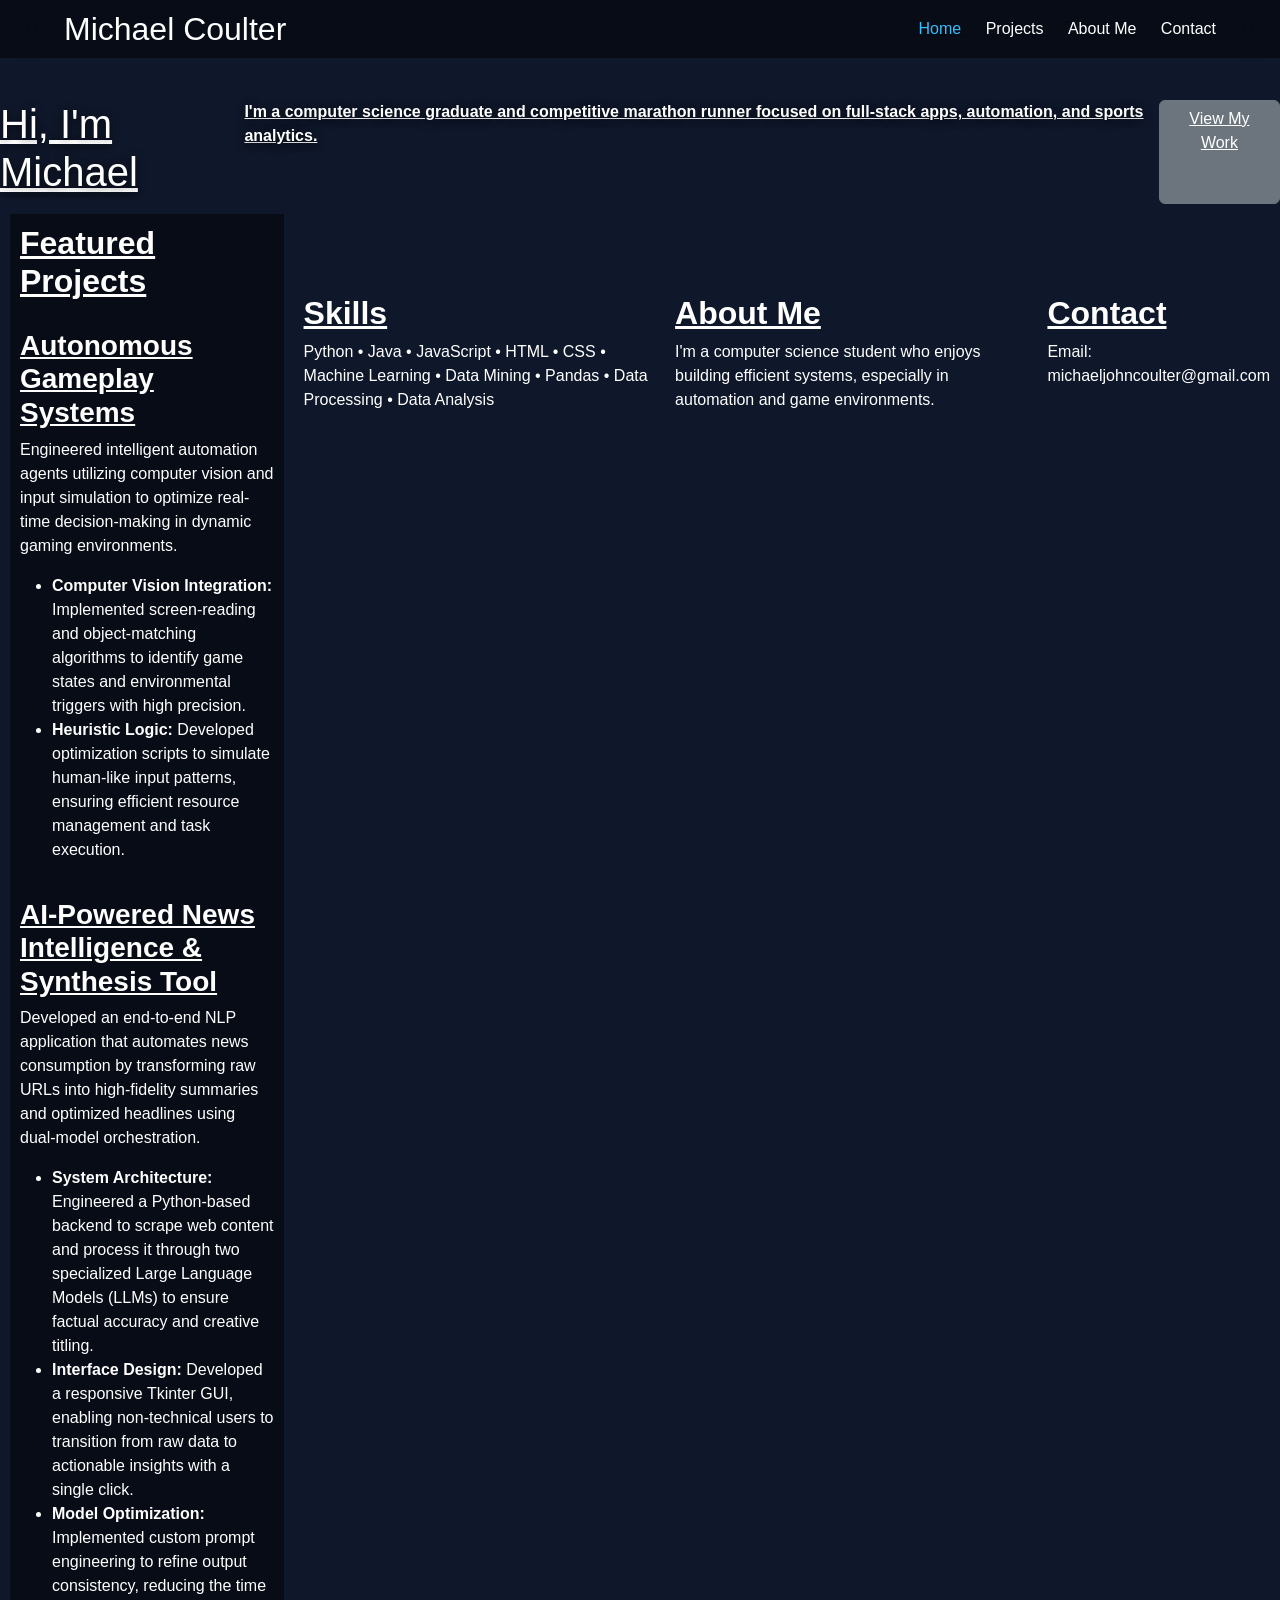
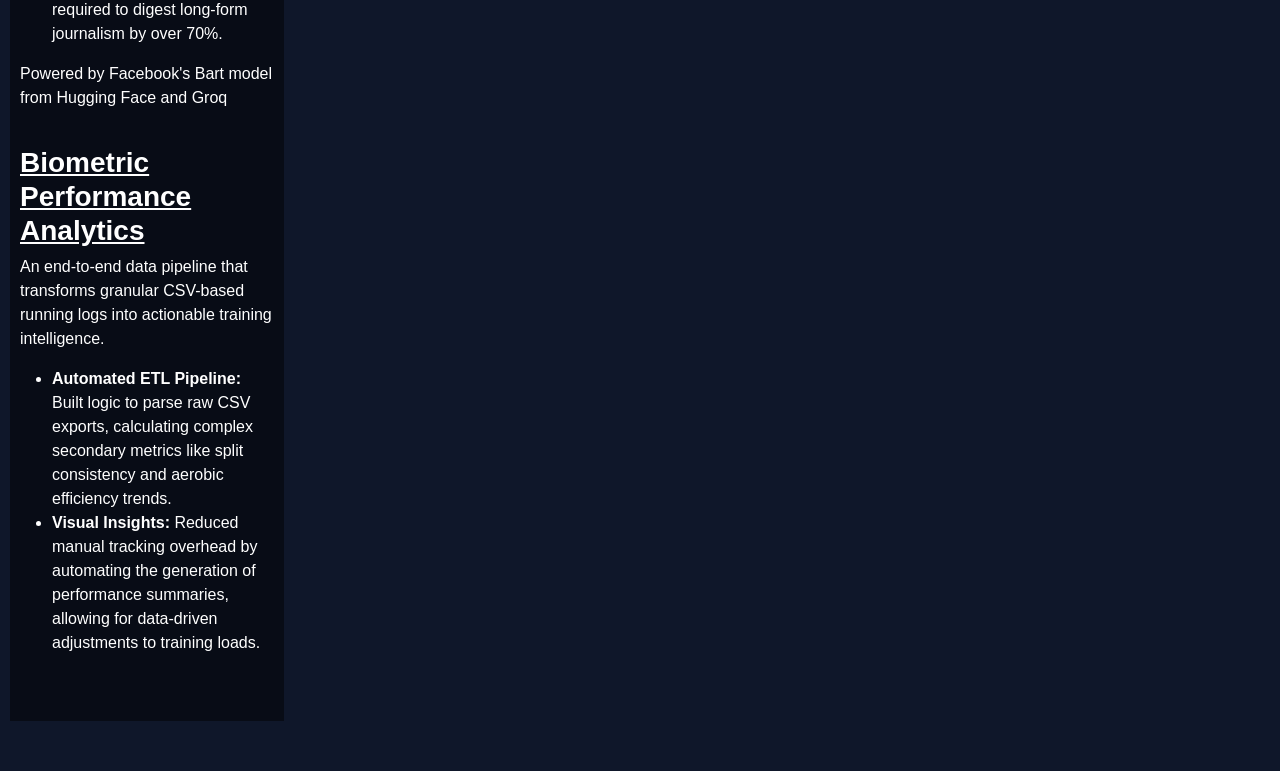
<file: old/index copy.html>
<!DOCTYPE html>
<html lang="en">
<head>
    <meta charset="UTF-8">
    <meta name="viewport" content="width=device-width, initial-scale=1.0">
    <title>M.Coulter's  Portfolio</title>
    <link href="https://cdn.jsdelivr.net/npm/bootstrap@5.3.8/dist/css/bootstrap.min.css" rel="stylesheet" integrity="sha384-sRIl4kxILFvY47J16cr9ZwB07vP4J8+LH7qKQnuqkuIAvNWLzeN8tE5YBujZqJLB" crossorigin="anonymous">
    <link href="index.css" rel="stylesheet">
</head>
<body>
    <!-- Navigation Ribbon -->
    <div class="navigation-ribbon">
        <div class="nav-container">
            <h2 class="name">Michael Coulter</h2>
            <div class="nav-links">
                <a href="index.html" class="active">Home</a>
                <a href="projects.html">Projects</a>
                <a href="about.html">About Me</a>
                <a href="contact.html">Contact</a>
            </div>
        </div>
    </div>
    <!-- Header -->
    <div class="page-header">
        <h1>Hi, I'm Michael</h1>
        <p>I'm a computer science graduate and competitive marathon runner focused on full-stack apps, automation, and sports analytics.</p>
        <a href="projects.html" class="btn btn-secondary">View My Work</a>
        
    </div>
    
    <!-- Main Content -->
    <div class="main-container">
        <div class="projects-section">
            <h2 class="featured-projects">Featured Projects</h2>
            <div class="project-card">
                <h3>Autonomous Gameplay Systems</h3>
                <p>Engineered intelligent automation agents utilizing computer vision and input simulation to optimize real-time decision-making in dynamic gaming environments.</p>
                <ul>
                    <li><strong>Computer Vision Integration:</strong> Implemented screen-reading and object-matching algorithms to identify game states and environmental triggers with high precision.</li>
                    <li><strong>Heuristic Logic:</strong> Developed optimization scripts to simulate human-like input patterns, ensuring efficient resource management and task execution.</li>
                </ul>
            </div>

            <div class="project-card">
                <h3>AI-Powered News Intelligence & Synthesis Tool</h3>
                <p>Developed an end-to-end NLP application that automates news consumption by transforming raw URLs into high-fidelity summaries and optimized headlines using dual-model orchestration.</p>
                <ul>
                    <li><strong>System Architecture:</strong> Engineered a Python-based backend to scrape web content and process it through two specialized Large Language Models (LLMs) to ensure factual accuracy and creative titling.</li>
                    <li><strong>Interface Design:</strong> Developed a responsive Tkinter GUI, enabling non-technical users to transition from raw data to actionable insights with a single click.</li>
                    <li><strong>Model Optimization:</strong> Implemented custom prompt engineering to refine output consistency, reducing the time required to digest long-form journalism by over 70%.</li>
                </ul>
                <p>Powered by Facebook's Bart model from Hugging Face and Groq</p>
            </div>

            <div class="project-card">
                <h3>Biometric Performance Analytics</h3>
                <p>An end-to-end data pipeline that transforms granular CSV-based running logs into actionable training intelligence.</p>
                <ul>
                    <li><strong>Automated ETL Pipeline:</strong> Built logic to parse raw CSV exports, calculating complex secondary metrics like split consistency and aerobic efficiency trends.</li>
                    <li><strong>Visual Insights:</strong> Reduced manual tracking overhead by automating the generation of performance summaries, allowing for data-driven adjustments to training loads.</li>
                </ul>
            </div>

        </div>
        <div class="skills-section">
            <h2>Skills</h2>
            <p>Python • Java • JavaScript • HTML • CSS • Machine Learning • Data Mining • Pandas • Data Processing • Data Analysis</p>
        </div>
        <div class="about-preview">
            <h2>About Me</h2>
            <p>I'm a computer science student who enjoys building efficient systems,
                especially in automation and game environments.</p>
        </div>
        <div class="contact-section">
            <h2>Contact</h2>
            <p>Email: michaeljohncoulter@gmail.com</p>
        </div>
    </div>
</body>
</html>
</file>
<file: portfolio.css>
body {
    margin-top: 5%;
    font-family: 'Syne', sans-serif; 
    background-color: #0f172a;
    color: white;
}

/* NAVIGATION RIBBON  */
.navigation-ribbon {
    position: fixed;
    top: 0;
    width: 100%;
    padding: 10px 0;
    z-index: 1000;
    background-color: #00000078;
    -webkit-backdrop-filter: blur(20px);
    backdrop-filter: blur(20px);
}
.nav-container {
    width: 90%;
    margin: auto;
    display: flex;
    justify-content: space-between;
    align-items: center;
}

.nav-links a {
    font-family: 'Syne', sans-serif;
    font-size: 13px;
    font-weight: 600;
    padding: 8px 16px;
    border-radius: 8px;
    border: 0.5px solid rgba(255,255,255,0.15);
    color: #94a3b8;
    text-decoration: none;
    transition: border-color 0.2s ease, color 0.2s ease, transform 0.15s ease;
    display: inline-block;
}
.nav-links a:hover {
    border-color: rgba(255,255,255,0.35);
    color: #e2e8f0;
    transform: translateY(-1px);
}

/* NAVIGATION NAME */
.btn-name {
    font-family: 'Syne', sans-serif;
    font-size: 24px;
    font-weight: 600;
    padding: 12px 28px;
    border-radius: 8px;
    color: #94a3b8;
    text-decoration: none;
    transition: border-color 0.2s ease, color 0.2s ease, transform 0.15s ease;
    display: inline-block;
}
.btn-name:hover {
    border-color: rgba(255,255,255,0.35);
    color: #e2e8f0;
    transform: translateY(-1px);
}



/* ################ Nav active state ################ */
.nav-links a.active {
    color: #38bdf8;
}

/* ################ Responsive ################ */
@media (max-width: 900px) {
    .projects-main {
        grid-template-columns: 1fr;
    }
    .video-panel {
        position: static;
    }
    .projects-page-title {
        font-size: 36px;
    }
}
</file>
<file: home.css>
/* ########## Hero ########## */
.hero {
    min-height: 100vh;
    display: flex;
    flex-direction: column;
    justify-content: center;
    padding: 140px 5% 80px;
    gap: 60px;
}
.hero-eyebrow {
    font-size: 12px;
    font-weight: 600;
    letter-spacing: 0.14em;
    text-transform: uppercase;
    color: #38bdf8;
    display: block;
    margin-bottom: 16px;
    font-family: 'DM Mono', monospace;
}
.hero-title {
    font-size: clamp(42px, 7vw, 80px);
    font-weight: 700;
    color: #f1f5f9;
    line-height: 1.05;
    letter-spacing: -0.03em;
    margin: 0 0 24px;
}
.hero-title-accent {
    color: #38bdf8;
}
.hero-desc {
    font-size: 16px;
    color: #64748b;
    max-width: 520px;
    line-height: 1.7;
    margin: 0 0 36px;
}
.hero-actions {
    display: flex;
    gap: 14px;
    flex-wrap: wrap;
}
.btn-primary {
    font-family: 'Syne', sans-serif;
    font-size: 13px;
    font-weight: 600;
    padding: 12px 28px;
    border-radius: 8px;
    background: #38bdf8;
    color: #0f172a;
    text-decoration: none;
    transition: background 0.2s ease, transform 0.15s ease;
    display: inline-block;
}
.btn-primary:hover {
    background: #7dd3fc;
    transform: translateY(-1px);
    color: #0f172a;
}
.btn-ghost {
    font-family: 'Syne', sans-serif;
    font-size: 13px;
    font-weight: 600;
    padding: 12px 28px;
    border-radius: 8px;
    border: 0.5px solid rgba(255,255,255,0.15);
    color: #94a3b8;
    text-decoration: none;
    transition: border-color 0.2s ease, color 0.2s ease, transform 0.15s ease;
    display: inline-block;
}
.btn-ghost:hover {
    border-color: rgba(255,255,255,0.35);
    color: #e2e8f0;
    transform: translateY(-1px);
}

/* Hero Stats */
.hero-stats {
    display: flex;
    gap: 16px;
    flex-wrap: wrap;
}
.stat-card {
    background: rgba(255,255,255,0.03);
    border: 0.5px solid rgba(255,255,255,0.08);
    border-radius: 10px;
    padding: 16px 24px;
    display: flex;
    flex-direction: column;
    gap: 4px;
    min-width: 130px;
}
.stat-number {
    font-size: 28px;
    font-weight: 700;
    color: #38bdf8;
    line-height: 1;
    letter-spacing: -0.02em;
}
.stat-label {
    font-size: 11px;
    color: #475569;
    font-family: 'DM Mono', monospace;
}

/* ########## Interests ########## */
.interests-section {
    padding: 0 5% 80px;
}
.section-label {
    font-size: 11px;
    font-weight: 600;
    letter-spacing: 0.14em;
    text-transform: uppercase;
    color: #475569;
    display: block;
    margin-bottom: 24px;
    font-family: 'DM Mono', monospace;
}
.interests-grid {
    display: grid;
    grid-template-columns: repeat(auto-fit, minmax(220px, 1fr));
    gap: 14px;
}
.interest-card {
    background: rgba(255,255,255,0.02);
    border: 0.5px solid rgba(255,255,255,0.08);
    border-radius: 12px;
    padding: 20px;
    transition: border-color 0.2s ease, background 0.2s ease, transform 0.15s ease;
}
.interest-card:hover {
    border-color: rgba(255,255,255,0.15);
    background: rgba(255,255,255,0.04);
    transform: translateY(-2px);
}
.interest-icon {
    font-size: 24px;
    margin-bottom: 12px;
    line-height: 1;
}
.interest-title {
    font-size: 14px;
    font-weight: 600;
    color: #e2e8f0;
    margin: 0 0 8px;
    text-decoration: none;
}
.interest-desc {
    font-size: 12px;
    color: #64748b;
    line-height: 1.6;
    margin: 0;
}

/* ########## Featured ########## */
.featured-section {
    padding: 0 5% 100px;
}
.featured-card {
    background: rgba(56,189,248,0.04);
    border: 0.5px solid rgba(56,189,248,0.2);
    border-radius: 14px;
    padding: 40px;
    display: grid;
    grid-template-columns: 1fr auto;
    gap: 40px;
    align-items: center;
}
.featured-badge {
    font-size: 10px;
    font-family: 'DM Mono', monospace;
    font-weight: 500;
    padding: 3px 8px;
    border-radius: 4px;
    background: rgba(251,191,36,0.1);
    color: #fbbf24;
    border: 0.5px solid rgba(251,191,36,0.2);
    display: inline-block;
    margin-bottom: 14px;
}
.featured-title {
    font-size: 28px;
    font-weight: 700;
    color: #f1f5f9;
    margin: 0 0 14px;
    letter-spacing: -0.02em;
}
.featured-desc {
    font-size: 13px;
    color: #64748b;
    line-height: 1.7;
    margin: 0 0 24px;
    max-width: 480px;
}
.featured-visual {
    display: flex;
    flex-direction: column;
    gap: 20px;
    align-items: center;
}
.featured-metric {
    display: flex;
    flex-direction: column;
    align-items: center;
    gap: 4px;
}
.metric-val {
    font-size: 36px;
    font-weight: 700;
    color: #38bdf8;
    letter-spacing: -0.03em;
    line-height: 1;
}
.metric-lbl {
    font-size: 10px;
    font-family: 'DM Mono', monospace;
    color: #475569;
    text-transform: uppercase;
    letter-spacing: 0.1em;
}
</file>
<file: old/portfolio.css>
/* WHOLE PAGE */
body {
    margin-top: 5%;
    font-family: Arial, sans-serif;
    background-color: #0f172a;
    color: white;
}




 /* ################ MAIN PAGE ################# */
.skills-section, .about-preview, .contact-section {
    margin-top: 50px;
    padding-top: 30px;
}
 /* ################ END OF MAIN PAGE ################ */






 /* ################ PROJECTS PAGE ################ */
/* NAVIGATION RIBBON  */
.navigation-ribbon {
    position: fixed;
    top: 0;
    width: 100%;
    padding: 10px 0;
    z-index: 1000;
    background-color: #00000078;
    -webkit-backdrop-filter: blur(20px);
    backdrop-filter: blur(20px);
}
.nav-container {
    width: 90%;
    margin: auto;
    display: flex;
    justify-content: space-between;
    align-items: center;
}
.name {
    margin: 0;
}
.nav-links a {
    margin-left: 20px;
    text-decoration: none;
    color: white;
    transition: 0.3s;
}
.nav-links a:hover {
    color: #38bdf8;
}




/* PAGE HEADER  */
.page-header {
    margin-top: 100px;
    display: flex;
    position: relative;
    text-decoration: underline;
    font-weight: bold;
}
.header-projects {
    margin-left: 10%;
}
.header-demo {
    margin-left: 44%;
}
.page-header h1, .page-header p {
    text-shadow: 0 2px 10px rgba(0, 0, 0, 0.7);
}



/* MAIN CONTAINER */
.main-container {
    display: flex;
    padding: 10px;
    gap: 20px;
    padding-bottom: 50px;
    align-items: stretch;
}
.main-container h2, h3 {
    font-weight: bold;
    text-decoration: underline;
}




/* PROJECTS SECTION */
.projects-section {
    display: flex;
    text-align: left;
    flex-direction: column;
    padding: 10px;
    gap: 20px;
    width: 50%;
    max-width: 1000px;
    padding-bottom: 50px;
    background-color: #00000078;
}
.project-actions {
    text-decoration: none;
    padding: 5px;
    margin: 0;
}
.project-actions button {
    padding: 8px 16px;
    border: 1px solid #38bdf8;
    background: transparent;
    color: #38bdf8;
    border-radius: 6px;
    cursor: pointer;
    transition: all 0.2s ease;
}
.project-actions button:hover {
    background-color: #38bdf8;
    color: #0f172a;
}
[id$="-toggle"] {
    border-color: #f87171 !important;
    color: #f87171 !important;
}
[id$="-toggle"]:hover {
    background-color: #f87171 !important;
    color: #0f172a !important;
}
.project-actions button:active {
    transform: scale(0.90);
    background-color: #00000078;
}




/* VIDEO SECTION  */
.demo-video-header {
    display: flex;
    font-weight: bold;
    text-decoration: underline;
    justify-content: center;
}
.demo-video, .video-iframe {
    display: flex;
    height: auto;
    width: 75%;
    z-index: -1;
    justify-content: center;
    overflow: hidden;
    padding-bottom: 50px;
    background-color: #00000078;
    /* border: 1px solid red; */
}
.demo-video iframe { /* Youtube embedded links */
    pointer-events: none;
    border: 1px solid #00000078;
}
.demo-video video {
    justify-content: right;
    width: auto;
    transition: opacity 0.3s ease;
    /* border: 1px solid red; */
}
.demo-video video.video-off {
    visibility: hidden;
}


/* CODE DISPLAY SECTION 
.code-display {
    display: flex;
    flex-direction: column;
    position: sticky;
    border: 3px solid #00000078;
    flex: 1;
    padding: 10px;
}
.code-display pre {
    flex: 1;
    height: 100%;
    background: #1e1e1e;
    padding: 20px;
    border-radius: 8px;
    overflow-x: auto;
    overflow-y: auto;
    white-space: pre-wrap;
    height: 900px;
    font-size: 0.9rem;
} */
/* ################ END OF PROJECTS PAGE ################*/
</file>
<file: about.css>
/* ########## HEADER ##########  */
.about-page-header {
    padding: 120px 5% 40px;
    border-bottom: 0.5px solid rgba(255,255,255,0.07);
    margin-bottom: 40px;
}
.about-page-label {
    font-size: 11px;
    font-weight: 600;
    letter-spacing: 0.14em;
    text-transform: uppercase;
    color: #38bdf8;
    display: block;
    margin-bottom: 10px;
    font-family: 'DM Mono', monospace;
}
.about-page-title {
    font-size: 48px;
    font-weight: 700;
    color: #f1f5f9;
    margin: 0 0 8px;
    letter-spacing: -0.02em;
    line-height: 1;
}
.about-page-sub {
    font-size: 14px;
    color: #475569;
    margin: 0;
}

.about-main {
    display: grid;
    grid-template-columns: 1fr 340px;
    gap: 40px;
    padding: 0 5% 100px;
    align-items: start;
}

/* ########## LEFT SECTION ########## */
.about-block {
    margin-bottom: 40px;
}
.about-block-title {
    font-size: 13px;
    font-weight: 600;
    letter-spacing: 0.1em;
    text-transform: uppercase;
    color: #38bdf8;
    margin: 0 0 16px;
    font-family: 'DM Mono', monospace;
    text-decoration: none;
}
.about-text {
    font-size: 14px;
    color: #94a3b8;
    line-height: 1.8;
    margin: 0 0 14px;
}
.about-text:last-child { margin-bottom: 0; }

/* ########## RIGHT SECTION ########## */
.about-right {
    position: sticky;
    top: 90px;
    display: flex;
    flex-direction: column;
    gap: 24px;
}
.skills-block, .currently-block {
    background: rgba(255,255,255,0.02);
    border: 0.5px solid rgba(255,255,255,0.08);
    border-radius: 12px;
    padding: 20px;
}
.skills-group {
    margin-bottom: 18px;
}
.skills-group:last-child { margin-bottom: 0; }
.skills-group-label {
    font-size: 10px;
    font-family: 'DM Mono', monospace;
    font-weight: 500;
    letter-spacing: 0.12em;
    text-transform: uppercase;
    color: #475569;
    display: block;
    margin-bottom: 8px;
}
.skills-list {
    display: flex;
    flex-wrap: wrap;
    gap: 6px;
}
.skill-pill {
    font-size: 11px;
    font-family: 'DM Mono', monospace;
    color: #94a3b8;
    background: rgba(255,255,255,0.04);
    border: 0.5px solid rgba(255,255,255,0.1);
    border-radius: 4px;
    padding: 3px 9px;
}

/*  Currently */
.currently-list {
    list-style: none;
    padding: 0;
    margin: 0;
    display: flex;
    flex-direction: column;
    gap: 12px;
}
.currently-item {
    display: flex;
    align-items: center;
    gap: 10px;
    font-size: 13px;
    color: #94a3b8;
}
.currently-dot {
    width: 6px;
    height: 6px;
    border-radius: 50%;
    background: #38bdf8;
    flex-shrink: 0;
    animation: blink 2s ease-in-out infinite;
}
.currently-dot:nth-child(odd) { animation-delay: 0.5s; }
@keyframes blink {
    0%, 100% { opacity: 1; }
    50%       { opacity: 0.3; }
}
</file>
<file: contact.css>
.contact-page-header {
    padding: 120px 5% 40px;
    border-bottom: 0.5px solid rgba(255,255,255,0.07);
    margin-bottom: 60px;
}
.contact-page-label {
    font-size: 11px;
    font-weight: 600;
    letter-spacing: 0.14em;
    text-transform: uppercase;
    color: #38bdf8;
    display: block;
    margin-bottom: 10px;
    font-family: 'DM Mono', monospace;
}
.contact-page-title {
    font-size: 48px;
    font-weight: 700;
    color: #f1f5f9;
    margin: 0 0 8px;
    letter-spacing: -0.02em;
    line-height: 1;
}
.contact-page-sub {
    font-size: 14px;
    color: #475569;
    margin: 0;
}

.contact-main {
    padding: 0 5% 100px;
    max-width: 640px;
}

.contact-links {
    display: flex;
    flex-direction: column;
    gap: 12px;
    margin-bottom: 40px;
}

.contact-card {
    display: flex;
    align-items: center;
    gap: 16px;
    background: rgba(255,255,255,0.02);
    border: 0.5px solid rgba(255,255,255,0.08);
    border-radius: 12px;
    padding: 18px 20px;
    text-decoration: none;
    transition: border-color 0.2s ease, background 0.2s ease, transform 0.15s ease;
}
.contact-card:hover {
    border-color: rgba(56,189,248,0.35);
    background: rgba(56,189,248,0.04);
    transform: translateX(4px);
}
.contact-card-icon {
    font-size: 22px;
    width: 40px;
    display: flex;
    align-items: center;
    justify-content: center;
    flex-shrink: 0;
}
.contact-card-body {
    flex: 1;
    display: flex;
    flex-direction: column;
    gap: 3px;
}
.contact-card-label {
    font-size: 10px;
    font-family: 'DM Mono', monospace;
    font-weight: 500;
    letter-spacing: 0.12em;
    text-transform: uppercase;
    color: #475569;
}
.contact-card-value {
    font-size: 14px;
    color: #94a3b8;
    font-weight: 400;
}
.contact-card:hover .contact-card-value {
    color: #e2e8f0;
}
.contact-card-arrow {
    font-size: 18px;
    color: #334155;
    transition: color 0.2s ease, transform 0.2s ease;
}
.contact-card:hover .contact-card-arrow {
    color: #38bdf8;
    transform: translateX(2px);
}

.contact-note {
    padding: 20px;
    border-left: 2px solid rgba(56,189,248,0.3);
    margin-left: 4px;
}
.contact-note p {
    font-size: 14px;
    color: #475569;
    margin: 0;
    line-height: 1.7;
    font-style: italic;
}
</file>
<file: projects.css>
/* ################ Page Header ################ */
.projects-page-header {
    padding: 120px 5% 40px;
    border-bottom: 0.5px solid rgba(255, 255, 255, 0.07);
    margin-bottom: 40px;
}
.projects-page-label {
    font-size: 11px;
    font-weight: 600;
    letter-spacing: 0.14em;
    text-transform: uppercase;
    color: #38bdf8;
    display: block;
    margin-bottom: 10px;
}
.projects-page-title {
    font-size: 48px;
    font-weight: 700;
    color: #f1f5f9;
    margin: 0 0 8px;
    letter-spacing: -0.02em;
    line-height: 1;
}
.projects-page-sub {
    font-size: 14px;
    color: #475569;
    margin: 0;
}



/* ################ Main Layout ################ */
.projects-main {
    display: grid;
    grid-template-columns: 380px 1fr;
    height: calc(100vh - 200px);
    gap: 24px;
    padding: 0 5% 80px;
    align-items: start;
}



/* ################ Project Card's Slider ################ */
.projects-slider {
    height: 60vh;
    overflow-y: auto;
    scroll-snap-type: y mandatory;
    display: flex;
    flex-direction: column;
    gap: 40px;
    padding: 10px;
    border: 2px solid #245096;
    border-radius: 10px;
    box-sizing: border-box;
}

.projects-slider h2 {
    font-size: 11px;
    font-weight: 600;
    text-align: center;
    letter-spacing: 0.14em;
    text-transform: uppercase;
    text-decoration: underline;
    text-shadow: #000000;
    color: #38bdf8;
    display: block;
}

.projects-list {
    min-height: 250px;
    
    border-radius: 20px;
    margin-bottom: 20px;
}

.small-card {
    min-height: 120px;
    background: #252525;
    border-radius: 15px;
    padding: 1rem;
    margin-bottom: 15px;
}

.projects-slider::-webkit-scrollbar {
    width: 4px;
    z-index: 1;
}

.projects-slider::-webkit-scrollbar-thumb {
    background: #334155;
    border-radius: 10px;
    z-index: 1;
}








/* ################ Project Cards ################ */
.projects-list {
    display: flex;
    flex-direction: column;
    gap: 12px;
}

.project-card {
    background: rgba(255, 255, 255, 0.02);
    border: 0.5px solid rgba(255, 255, 255, 0.08);
    border-radius: 12px;
    cursor: pointer;
    transition: border-color 0.2s ease, background 0.2s ease, transform 0.15s ease;
    overflow: hidden;
    margin-bottom: 10px;
    z-index: 9;
}
.project-card:hover {
    background: rgba(255, 255, 255, 0.045);
    border-color: rgba(255, 255, 255, 0.15);
    transform: translateY(-1px);
}
.project-card.active {
    border-color: #38bdf8;
    border-left: 2.5px solid #38bdf8;
    background: rgba(56, 189, 248, 0.05);
}
.project-card-inner {
    padding: 16px 18px;
}
.project-card-header {
    display: flex;
    align-items: center;
    justify-content: space-between;
    margin-bottom: 8px;
    gap: 10px;
}
.project-card-title {
    font-size: 14px;
    font-weight: 600;
    color: #e2e8f0;
    margin: 0;
    text-decoration: none;
    flex: 1;
}
.project-badge {
    font-size: 10px;
    font-family: 'DM Mono', monospace;
    font-weight: 500;
    padding: 3px 8px;
    border-radius: 4px;
    white-space: nowrap;
    flex-shrink: 0;
}
.project-badge.has-demo {
    background: rgba(56, 189, 248, 0.12);
    color: #38bdf8;
    border: 0.5px solid rgba(56, 189, 248, 0.25);
}
.project-badge.wip {
    background: rgba(251, 191, 36, 0.1);
    color: #fbbf24;
    border: 0.5px solid rgba(251, 191, 36, 0.2);
}
.project-card-desc {
    font-size: 12px;
    color: #64748b;
    margin: 0 0 12px;
    line-height: 1.6;
}
.project-tags {
    display: flex;
    flex-wrap: wrap;
    gap: 6px;
    margin-bottom: 12px;
}
.project-tag {
    font-size: 10px;
    font-family: 'DM Mono', monospace;
    color: #94a3b8;
    background: rgba(255, 255, 255, 0.04);
    border: 0.5px solid rgba(255, 255, 255, 0.1);
    border-radius: 4px;
    padding: 2px 7px;
}
.project-card-footer {
    border-top: 0.5px solid rgba(255, 255, 255, 0.05);
    padding-top: 10px;
    margin-top: 4px;
    display: flex;
    justify-content: space-between;
    align-items: center;

}
.demo-cta, .demo-link {
    font-size: 11px;
    color: #38bdf8;
    font-weight: 600;
    letter-spacing: 0.03em;
    text-decoration: none;
}
.demo-link:hover {
    color: #245096;
}
.no-demo-label {
    font-size: 11px;
    color: #334155;
    font-style: italic;
}

/* ################ Video Panel ################ */
.video-panel {
    position: sticky;
    top: 90px;
    background: rgba(255, 255, 255, 0.02);
    border: 0.5px solid #245096;
    border-radius: 14px;
    padding: 20px;
    display: flex;
    flex-direction: column;
    gap: 14px;
}
.video-panel-label {
    font-size: 10px;
    font-weight: 600;
    letter-spacing: 0.13em;
    text-transform: uppercase;
    color: #475569;
}
.video-screen {
    background: #000;
    border-radius: 8px;
    aspect-ratio: 16 / 9;
    overflow: hidden;
    position: relative;
    border: 0.5px solid rgba(255, 255, 255, 0.06);
}
.video-placeholder {
    position: absolute;
    inset: 0;
    display: flex;
    flex-direction: column;
    align-items: center;
    justify-content: center;
    gap: 12px;
    transition: opacity 0.3s ease;
}
.video-placeholder.hidden {
    opacity: 0;
    pointer-events: none;
}
.placeholder-icon {
    font-size: 28px;
    color: #1e293b;
    line-height: 1;
}
.video-placeholder span {
    font-size: 12px;
    color: #334155;
    text-align: center;
    padding: 0 20px;
}
#demo-video {
    width: 100%;
    height: 100%;
    object-fit: contain;
    display: block;
    opacity: 0;
    transition: opacity 0.3s ease;
}
#demo-video.visible {
    opacity: 1;
}

/* Now playing bar */
.video-info {
    display: flex;
    align-items: center;
    justify-content: space-between;
    gap: 12px;
}
.video-now-playing {
    display: flex;
    align-items: center;
    gap: 8px;
}
.playing-dot {
    width: 7px;
    height: 7px;
    border-radius: 50%;
    background: #38bdf8;
    flex-shrink: 0;
    animation: blink 1.5s ease-in-out infinite;
}
@keyframes blink {
    0%, 100% { opacity: 1; }
    50%       { opacity: 0.25; }
}
.playing-label {
    font-size: 12px;
    color: #64748b;
}
.playing-label strong {
    color: #cbd5e1;
    font-weight: 600;
}
.stop-btn {
    font-size: 11px;
    font-family: 'Syne', sans-serif;
    font-weight: 600;
    padding: 5px 14px;
    border-radius: 6px;
    border: 0.5px solid rgba(248, 113, 113, 0.35);
    background: transparent;
    color: #f87171;
    cursor: pointer;
    transition: background 0.2s ease, color 0.2s ease;
    white-space: nowrap;
    flex-shrink: 0;
}
.stop-btn:hover {
    background: rgba(248, 113, 113, 0.1);
}
.video-no-demo {
    font-size: 12px;
    color: #475569;
    font-style: italic;
    text-align: center;
    padding: 4px 0;
}
</file>
<file: old/index.css>
/* ################ BODY  ################ */
body {
    margin-top: 5%;
    font-family: Arial, sans-serif;
    background-color: #0f172a;
    color: white;
}
.nav-links a.active {
    color: #38bdf8;
}









 /* ################ INDEX PAGE ################# */
.skills-section, .about-preview, .contact-section {
    margin-top: 50px;
    padding-top: 30px;
}












 /* ################ PROJECTS PAGE ################ */
/* NAVIGATION RIBBON  */
.navigation-ribbon {
    position: fixed;
    top: 0;
    width: 100%;
    padding: 10px 0;
    z-index: 1000;
    background-color: #00000078;
    -webkit-backdrop-filter: blur(20px);
    backdrop-filter: blur(20px);
}
.nav-container {
    width: 90%;
    margin: auto;
    display: flex;
    justify-content: space-between;
    align-items: center;
}
.name {
    margin: 0;
}
.nav-links a {
    margin-left: 20px;
    text-decoration: none;
    color: white;
    transition: 0.3s;
}
.nav-links a:hover {
    color: #38bdf8;
}




/* PAGE HEADER  */
.page-header {
    margin-top: 100px;
    display: flex;
    position: relative;
    text-decoration: underline;
    font-weight: bold;
}
.header-projects {
    margin-left: 10%;
}
.header-demo {
    margin-left: 44%;
}
.page-header h1, .page-header p {
    text-shadow: 0 2px 10px rgba(0, 0, 0, 0.7);
}



/* MAIN CONTAINER */
.main-container {
    display: flex;
    padding: 10px;
    gap: 20px;
    padding-bottom: 50px;
    align-items: stretch;
}
.main-container h2, h3 {
    font-weight: bold;
    text-decoration: underline;
}




/* PROJECTS SECTION */
.projects-section {
    display: flex;
    text-align: left;
    flex-direction: column;
    padding: 10px;
    gap: 20px;
    width: 50%;
    max-width: 1000px;
    padding-bottom: 50px;
    background-color: #00000078;
}
.project-actions {
    text-decoration: none;
    padding: 5px;
    margin: 0;
}
.project-actions button {
    padding: 8px 16px;
    border: 1px solid #38bdf8;
    background: transparent;
    color: #38bdf8;
    border-radius: 6px;
    cursor: pointer;
    transition: all 0.2s ease;
}
.project-actions button:hover {
    background-color: #38bdf8;
    color: #0f172a;
}
[id$="-toggle"] {
    border-color: #f87171 !important;
    color: #f87171 !important;
}
[id$="-toggle"]:hover {
    background-color: #f87171 !important;
    color: #0f172a !important;
}
.project-actions button:active {
    transform: scale(0.90);
    background-color: #00000078;
}




/* VIDEO SECTION  */
.demo-video-header {
    display: flex;
    font-weight: bold;
    text-decoration: underline;
    justify-content: center;
}
.demo-video, .video-iframe {
    display: flex;
    height: auto;
    width: 75%;
    z-index: -1;
    justify-content: center;
    overflow: hidden;
    padding-bottom: 50px;
    background-color: #00000078;
    /* border: 1px solid red; */
}
.demo-video iframe { /* Youtube embedded links */
    pointer-events: none;
    border: 1px solid #00000078;
}
.demo-video video {
    justify-content: right;
    width: auto;
    transition: opacity 0.3s ease;
    /* border: 1px solid red; */
}
.demo-video video.video-off {
    visibility: hidden;
}


/* CODE DISPLAY SECTION 
.code-display {
    display: flex;
    flex-direction: column;
    position: sticky;
    border: 3px solid #00000078;
    flex: 1;
    padding: 10px;
}
.code-display pre {
    flex: 1;
    height: 100%;
    background: #1e1e1e;
    padding: 20px;
    border-radius: 8px;
    overflow-x: auto;
    overflow-y: auto;
    white-space: pre-wrap;
    height: 900px;
    font-size: 0.9rem;
} */
</file>
